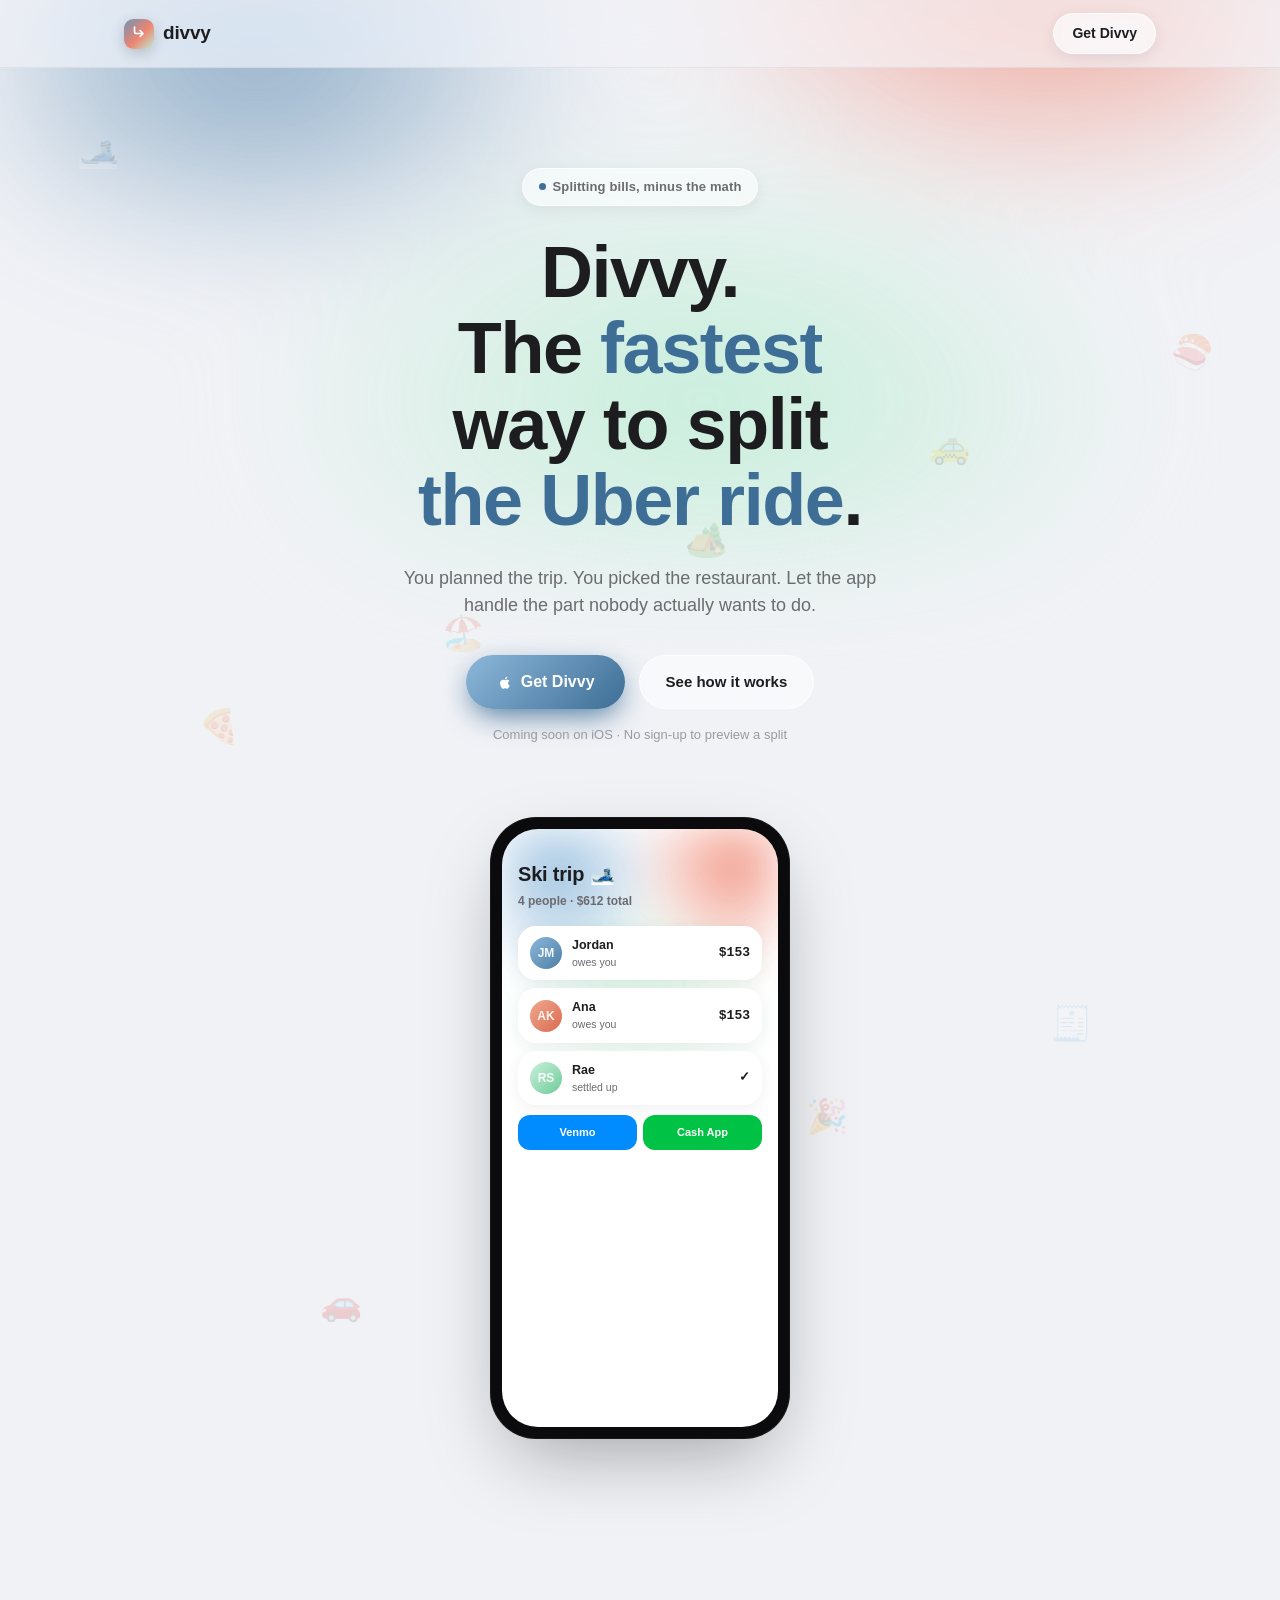
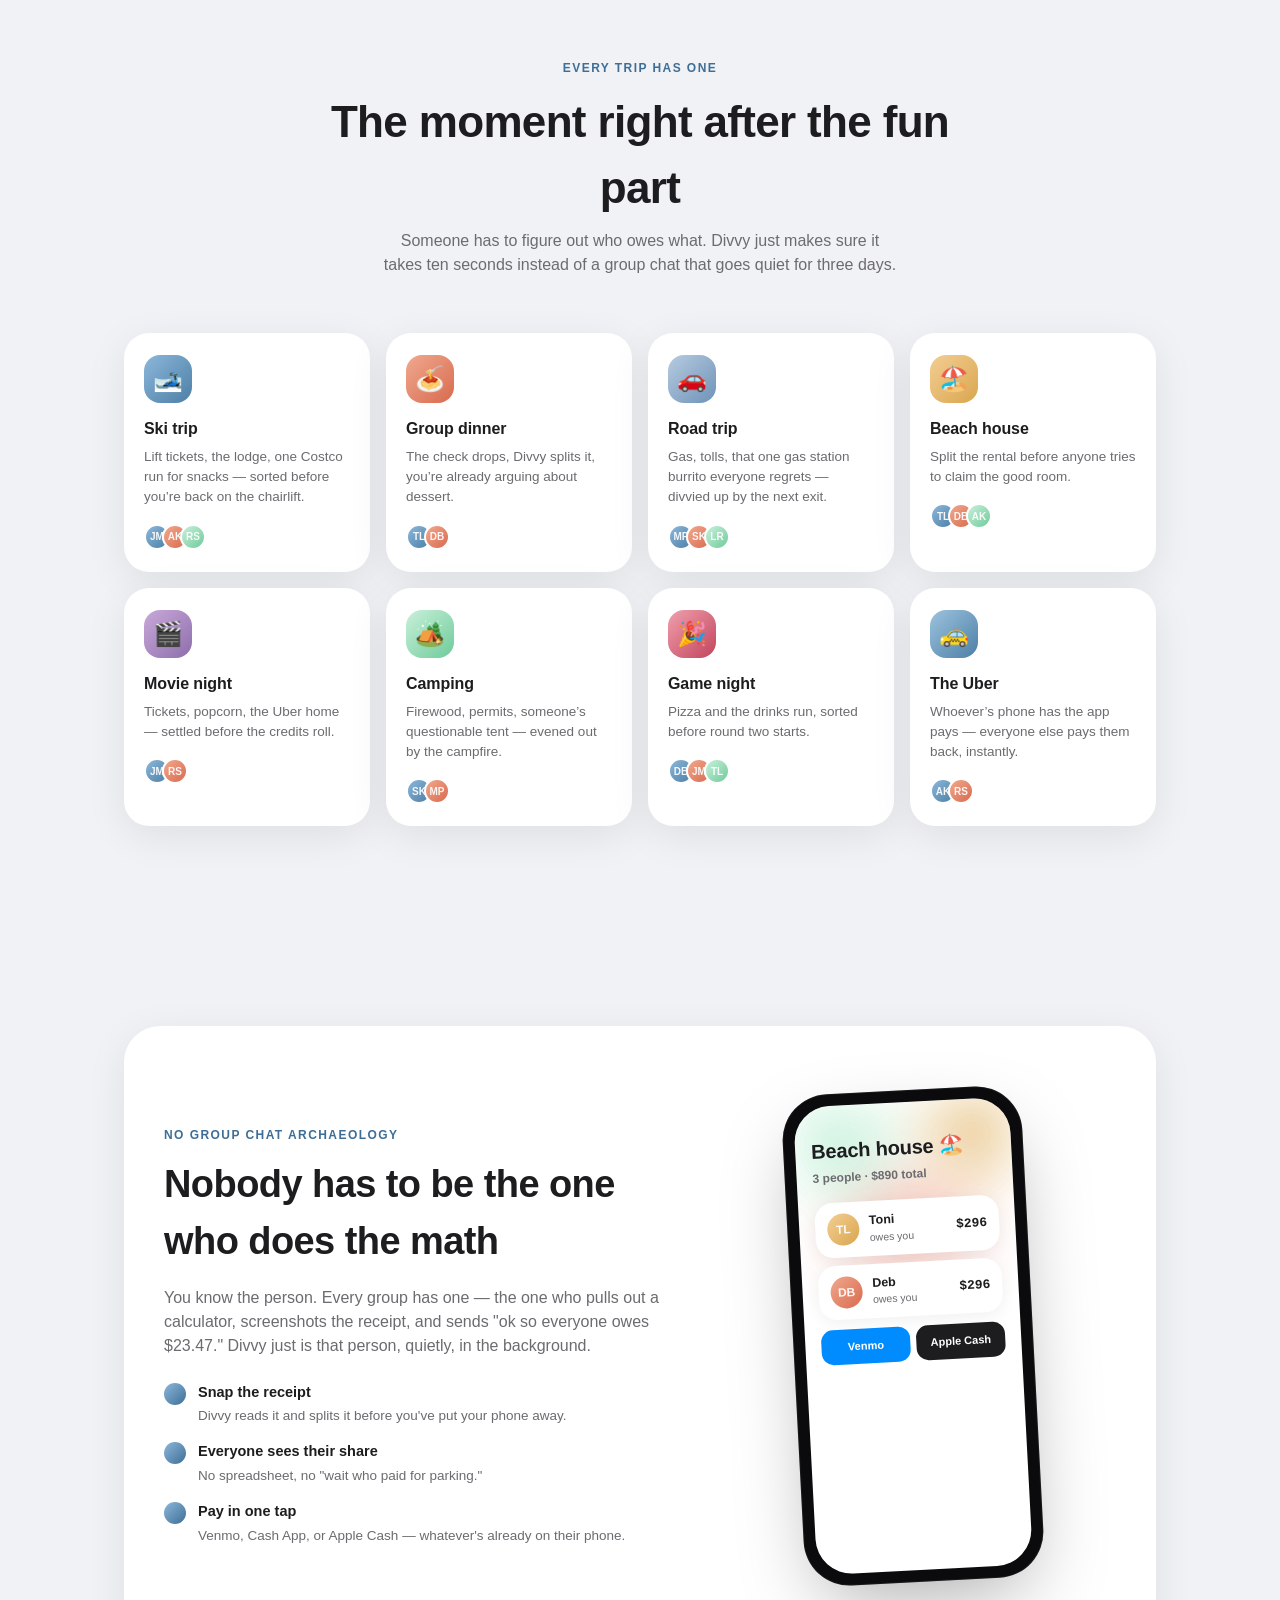
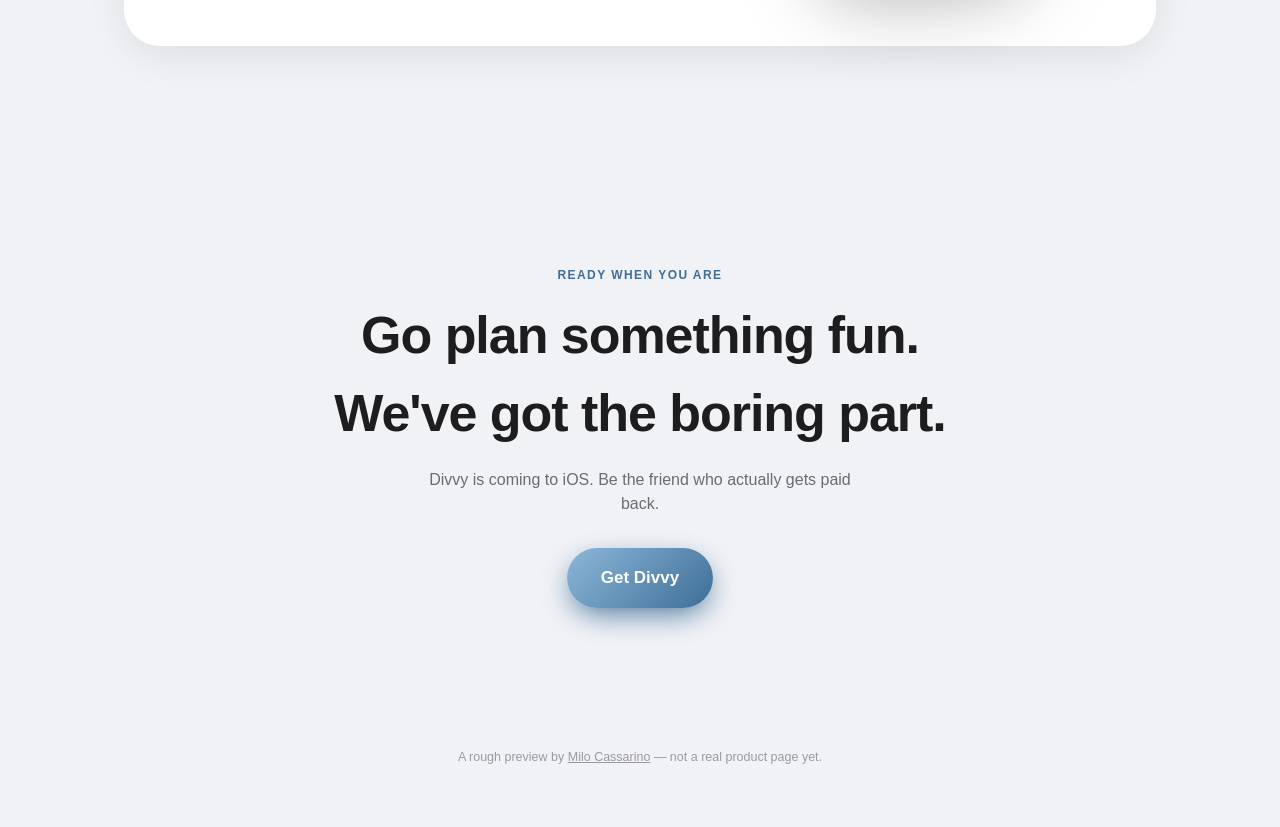
<file: divvy/marketing-preview/index.html>
<!DOCTYPE html>
<html lang="en">
<head>
<meta charset="UTF-8">
<meta name="viewport" content="width=device-width, initial-scale=1.0, viewport-fit=cover">
<title>Divvy — the ___ way to split ___</title>
<meta name="robots" content="noindex, nofollow">
<style>

/* Palette lifted straight from the Divvy app: Assets.xcassets' mainBackground/cellBackground,
   the mesh gradient's default fallback trio (blue/mint/coral from [Color].gradientColors), and
   DivvyGold/DivvyRed/DarkGreen. Deep/pale pairs per accent are new (needed for text-on-light
   contrast the app itself doesn't have to solve), tuned by eye to sit in the same family. */
:root {
    --background: #F1F2F6;
    --card: #FFFFFF;
    --text-primary: #1d1d1f;
    --text-secondary: #6b6b70;
    --text-tertiary: #9a9aa0;
    --divider: rgba(0, 0, 0, 0.07);
    --card-shadow: 0 10px 40px rgba(0, 0, 0, 0.08);
    --card-shadow-lift: 0 20px 60px rgba(0, 0, 0, 0.14);

    --mesh-blue: #6C95B7;
    --mesh-mint: #B9EED2;
    --mesh-coral: #EF8470;
    --divvy-gold: #E3B86E;
    --divvy-green: #0A5B48;

    --radius-card: 25px;
    --radius-pill: 999px;

    --font-rounded: ui-rounded, 'SF Pro Rounded', -apple-system, BlinkMacSystemFont, 'Helvetica Neue', Helvetica, Arial, sans-serif;
    --font-system: -apple-system, BlinkMacSystemFont, 'SF Pro Text', 'Helvetica Neue', Helvetica, Arial, sans-serif;
    --font-mono: ui-monospace, SFMono-Regular, 'SF Mono', Menlo, Consolas, monospace;

    /* Live-cycled per headline pair — see PAIRS in the script. @property below is what lets these
       actually transition smoothly instead of snapping between values. */
    --accent-deep: #3E6E96;
    --accent-pale: #6C95B7;
}

@property --accent-deep { syntax: '<color>'; inherits: true; initial-value: #3E6E96; }
@property --accent-pale { syntax: '<color>'; inherits: true; initial-value: #6C95B7; }

:root {
    transition: --accent-deep 0.7s cubic-bezier(0.4, 0, 0.2, 1), --accent-pale 0.7s cubic-bezier(0.4, 0, 0.2, 1);
}

@media (prefers-color-scheme: dark) {
    :root {
        --background: #000000;
        --card: #1C1C1E;
        --text-primary: #f5f5f7;
        --text-secondary: #9a9aa3;
        --text-tertiary: #6f6f75;
        --divider: rgba(255, 255, 255, 0.10);
        --card-shadow: 0 10px 40px rgba(0, 0, 0, 0.5);
        --card-shadow-lift: 0 20px 60px rgba(0, 0, 0, 0.6);
    }
}

* { margin: 0; padding: 0; box-sizing: border-box; }

html { background: var(--background); scroll-behavior: smooth; }

body {
    font-family: var(--font-rounded);
    background: var(--background);
    color: var(--text-primary);
    line-height: 1.5;
    -webkit-font-smoothing: antialiased;
    -moz-osx-font-smoothing: grayscale;
    overflow-x: hidden;
}

a { color: inherit; }

.wrap { max-width: 1080px; margin: 0 auto; padding: 0 24px; }

/* ---------------------------------------------------------------- Nav */

.nav {
    position: fixed;
    top: 0; left: 0; right: 0;
    z-index: 50;
    height: 68px;
    display: flex;
    align-items: center;
    background: rgba(241, 242, 246, 0.72);
    backdrop-filter: blur(20px) saturate(180%);
    -webkit-backdrop-filter: blur(20px) saturate(180%);
    border-bottom: 1px solid rgba(0, 0, 0, 0.06);
}

@media (prefers-color-scheme: dark) {
    .nav {
        background: rgba(0, 0, 0, 0.6);
        border-bottom-color: rgba(255, 255, 255, 0.08);
    }
}

.nav-inner {
    width: 100%;
    max-width: 1080px;
    margin: 0 auto;
    padding: 0 24px;
    display: flex;
    align-items: center;
    justify-content: space-between;
}

.brand { display: flex; align-items: center; gap: 9px; }

.brand-mark {
    width: 30px; height: 30px;
    border-radius: 32%;
    background: linear-gradient(135deg, var(--mesh-blue) 0%, var(--mesh-coral) 55%, var(--mesh-mint) 100%);
    display: flex; align-items: center; justify-content: center;
    box-shadow: 0 4px 14px rgba(0, 0, 0, 0.18);
}

.brand-mark svg { width: 17px; height: 17px; }

.brand-name {
    font-size: 19px;
    font-weight: 800;
    letter-spacing: -0.01em;
}

.nav-cta {
    display: inline-flex;
    align-items: center;
    padding: 9px 18px;
    border-radius: var(--radius-pill);
    background: rgba(255, 255, 255, 0.55);
    backdrop-filter: blur(20px) saturate(180%);
    -webkit-backdrop-filter: blur(20px) saturate(180%);
    border: 1px solid rgba(255, 255, 255, 0.6);
    box-shadow: 0 4px 16px rgba(0, 0, 0, 0.08);
    font-size: 14px;
    font-weight: 700;
    text-decoration: none;
    color: var(--text-primary);
}

@media (prefers-color-scheme: dark) {
    .nav-cta {
        background: rgba(255, 255, 255, 0.08);
        border-color: rgba(255, 255, 255, 0.12);
    }
}

/* ---------------------------------------------------------------- Hero */

.hero {
    position: relative;
    padding: 168px 0 120px;
    overflow: hidden;
}

/* Ambient mesh, same idea as the settle page's `.mesh` — soft blurred color blobs drifting slowly
   behind the content, standing in for the app's real MetalMeshGradientBalanced shader. */
.hero-mesh {
    position: absolute;
    top: -160px; left: 0; right: 0;
    height: 720px;
    z-index: 0;
    pointer-events: none;
    opacity: 0.8;
    background:
        radial-gradient(46% 50% at 20% 30%, var(--mesh-blue) 0%, transparent 60%),
        radial-gradient(50% 54% at 82% 18%, var(--mesh-coral) 0%, transparent 60%),
        radial-gradient(58% 60% at 55% 78%, var(--mesh-mint) 0%, transparent 62%);
    filter: blur(60px);
    animation: drift 22s ease-in-out infinite alternate;
}

@media (prefers-color-scheme: dark) {
    .hero-mesh { opacity: 0.45; }
}

@keyframes drift {
    from { transform: translate3d(-2%, -1%, 0) scale(1.02); }
    to   { transform: translate3d(2%, 2%, 0) scale(1.12); }
}

@media (prefers-reduced-motion: reduce) {
    .hero-mesh, .floater { animation: none !important; }
}

/* Floating occasion emoji, echoing the portfolio site's own floating-icon hero grid but themed to
   Divvy's moments instead of app icons. Purely atmospheric — low opacity, blurred, slow. */
.floaters {
    position: absolute;
    inset: 0;
    z-index: 0;
    pointer-events: none;
}

.floater {
    position: absolute;
    font-size: 34px;
    opacity: 0.16;
    filter: blur(0.4px);
    animation: floaty 9s ease-in-out infinite;
}

@media (prefers-color-scheme: dark) { .floater { opacity: 0.14; } }

@keyframes floaty {
    0%, 100% { transform: translate3d(0, 0, 0) rotate(0deg); }
    50%      { transform: translate3d(0, -22px, 0) rotate(6deg); }
}

.hero-content {
    position: relative;
    z-index: 2;
    text-align: center;
}

.hero-badge {
    display: inline-flex;
    align-items: center;
    gap: 7px;
    padding: 8px 16px;
    border-radius: var(--radius-pill);
    background: rgba(255, 255, 255, 0.6);
    backdrop-filter: blur(20px) saturate(180%);
    -webkit-backdrop-filter: blur(20px) saturate(180%);
    border: 1px solid rgba(255, 255, 255, 0.7);
    box-shadow: 0 4px 16px rgba(0, 0, 0, 0.06);
    font-size: 13px;
    font-weight: 700;
    color: var(--text-secondary);
    letter-spacing: 0.01em;
    margin-bottom: 28px;
}

@media (prefers-color-scheme: dark) {
    .hero-badge { background: rgba(255, 255, 255, 0.08); border-color: rgba(255, 255, 255, 0.12); }
}

.hero-badge-dot {
    width: 7px; height: 7px;
    border-radius: 50%;
    background: var(--accent-deep);
    transition: background 0.7s cubic-bezier(0.4, 0, 0.2, 1);
}

.headline {
    font-weight: 800;
    letter-spacing: -0.02em;
    line-height: 1.06;
    font-size: clamp(36px, 6.4vw, 72px);
}

.headline .line { display: block; }

/* Fixed line-height box that clips the vertical slide; width stays auto so each new word can be a
   different length without the slide itself distorting. */
.slot {
    display: inline-block;
    position: relative;
    overflow: hidden;
    vertical-align: bottom;
    height: 1.06em;
    text-align: left;
}

.slot-text {
    display: inline-block;
    white-space: nowrap;
    will-change: transform, opacity, filter;
    transition: transform 0.5s cubic-bezier(0.5, 0, 0.15, 1), opacity 0.4s ease, filter 0.4s ease;
    color: var(--accent-deep);
    transition-property: transform, opacity, filter, color;
}

.slot-text.enter-from-bottom { transform: translateY(120%); opacity: 0; filter: blur(6px); }
.slot-text.enter-from-top    { transform: translateY(-120%); opacity: 0; filter: blur(6px); }
.slot-text.settled           { transform: translateY(0); opacity: 1; filter: blur(0); }

/* The outgoing word is taken out of flow the instant it starts leaving — otherwise it sits in
   normal flow next to the incoming word (both are inline-block siblings) rather than stacked on
   top of it, which doubles the slot's apparent width and throws off centering mid-transition. */
.slot-text.leaving           { position: absolute; top: 0; left: 0; }
.slot-text.exit-to-top       { transform: translateY(-120%); opacity: 0; filter: blur(6px); }
.slot-text.exit-to-bottom    { transform: translateY(120%); opacity: 0; filter: blur(6px); }

.hero-sub {
    max-width: 520px;
    margin: 26px auto 0;
    font-size: 18px;
    font-weight: 500;
    color: var(--text-secondary);
    font-family: var(--font-system);
}

.hero-actions {
    margin-top: 36px;
    display: flex;
    align-items: center;
    justify-content: center;
    gap: 14px;
    flex-wrap: wrap;
}

.btn-primary {
    display: inline-flex;
    align-items: center;
    gap: 8px;
    padding: 15px 30px;
    border-radius: var(--radius-pill);
    background: linear-gradient(135deg, var(--accent-pale), var(--accent-deep));
    color: #fff;
    font-weight: 800;
    font-size: 16px;
    text-decoration: none;
    box-shadow: 0 10px 30px -6px var(--accent-deep);
    transition: background 0.7s cubic-bezier(0.4, 0, 0.2, 1), box-shadow 0.7s cubic-bezier(0.4, 0, 0.2, 1), transform 0.2s ease;
}

.btn-primary:hover { transform: translateY(-2px) scale(1.02); }

.btn-secondary {
    display: inline-flex;
    align-items: center;
    padding: 15px 26px;
    border-radius: var(--radius-pill);
    background: rgba(255, 255, 255, 0.55);
    backdrop-filter: blur(20px) saturate(180%);
    -webkit-backdrop-filter: blur(20px) saturate(180%);
    border: 1px solid rgba(255, 255, 255, 0.65);
    color: var(--text-primary);
    font-weight: 700;
    font-size: 15px;
    text-decoration: none;
}

@media (prefers-color-scheme: dark) {
    .btn-secondary { background: rgba(255, 255, 255, 0.08); border-color: rgba(255, 255, 255, 0.12); }
}

.hero-note {
    margin-top: 16px;
    font-size: 13px;
    color: var(--text-tertiary);
    font-family: var(--font-system);
}

/* --------------------------------------------------------- Phone mockup */

.phone-stage {
    position: relative;
    z-index: 2;
    margin: 72px auto 0;
    display: flex;
    justify-content: center;
}

.phone {
    width: 300px;
    border-radius: 46px;
    background: #0b0b0d;
    padding: 12px;
    box-shadow: 0 30px 80px -20px rgba(0, 0, 0, 0.35), 0 0 0 1px rgba(255, 255, 255, 0.06) inset;
}

.phone-screen {
    position: relative;
    border-radius: 36px;
    overflow: hidden;
    background: var(--card);
    aspect-ratio: 9 / 19.5;
}

.phone-mesh {
    position: absolute;
    top: 0; left: 0; right: 0;
    height: 45%;
    opacity: 0.9;
    background:
        radial-gradient(60% 70% at 20% 15%, var(--accent-pale) 0%, transparent 62%),
        radial-gradient(60% 70% at 85% 10%, var(--mesh-coral) 0%, transparent 62%),
        radial-gradient(70% 75% at 50% 75%, var(--mesh-mint) 0%, transparent 68%);
    filter: blur(24px);
    transition: background 0.7s ease;
    -webkit-mask-image: linear-gradient(to bottom, #000 0%, #000 40%, transparent 100%);
    mask-image: linear-gradient(to bottom, #000 0%, #000 40%, transparent 100%);
}

.phone-content { position: relative; z-index: 1; padding: 30px 16px 16px; }

.phone-title { font-size: 20px; font-weight: 800; letter-spacing: -0.01em; margin-bottom: 3px; }
.phone-subtitle { font-size: 12px; color: var(--text-secondary); font-weight: 600; margin-bottom: 16px; }

.phone-row {
    display: flex;
    align-items: center;
    gap: 10px;
    padding: 10px 12px;
    background: var(--card);
    border-radius: 18px;
    box-shadow: 0 4px 16px rgba(0, 0, 0, 0.06);
    margin-bottom: 8px;
}

@media (prefers-color-scheme: dark) {
    .phone-row { box-shadow: 0 4px 16px rgba(0, 0, 0, 0.4); }
}

.bubble {
    width: 32px; height: 32px;
    border-radius: 50%;
    flex: none;
    display: flex; align-items: center; justify-content: center;
    color: rgba(255,255,255,0.92);
    font-size: 12px;
    font-weight: 900;
}

.phone-row-text { flex: 1; min-width: 0; }
.phone-row-name { font-size: 12.5px; font-weight: 700; }
.phone-row-status { font-size: 10.5px; color: var(--text-secondary); }
.phone-row-amt { font-family: var(--font-mono); font-weight: 700; font-size: 13px; }

.phone-pay {
    margin-top: 10px;
    display: flex;
    gap: 6px;
}

.phone-pay span {
    flex: 1;
    text-align: center;
    padding: 9px 0;
    border-radius: 12px;
    font-size: 11px;
    font-weight: 700;
    color: #fff;
    font-family: var(--font-system);
}

/* ------------------------------------------------------------- Moments */

.section { padding: 100px 0; position: relative; z-index: 1; }

.section-eyebrow {
    font-size: 12px;
    text-transform: uppercase;
    letter-spacing: 0.12em;
    font-weight: 800;
    color: var(--accent-deep);
    transition: color 0.7s ease;
    margin-bottom: 12px;
    text-align: center;
}

.section-title {
    font-size: clamp(28px, 4.2vw, 44px);
    font-weight: 800;
    letter-spacing: -0.015em;
    text-align: center;
    max-width: 700px;
    margin: 0 auto 8px;
}

.section-sub {
    text-align: center;
    max-width: 520px;
    margin: 0 auto 56px;
    color: var(--text-secondary);
    font-family: var(--font-system);
    font-size: 16px;
}

.moments-grid {
    display: grid;
    grid-template-columns: repeat(4, 1fr);
    gap: 16px;
}

@media (max-width: 900px) { .moments-grid { grid-template-columns: repeat(2, 1fr); } }
@media (max-width: 520px) { .moments-grid { grid-template-columns: 1fr; } }

.moment-card {
    background: var(--card);
    border-radius: var(--radius-card);
    padding: 22px 20px;
    box-shadow: var(--card-shadow);
    transition: transform 0.35s ease, box-shadow 0.35s ease;
}

.moment-card:hover { transform: translateY(-4px); box-shadow: var(--card-shadow-lift); }

.moment-icon {
    width: 48px; height: 48px;
    border-radius: 16px;
    display: flex; align-items: center; justify-content: center;
    font-size: 24px;
    margin-bottom: 14px;
}

.moment-title { font-size: 16px; font-weight: 800; margin-bottom: 6px; letter-spacing: -0.005em; }
.moment-copy { font-size: 13.5px; line-height: 1.5; color: var(--text-secondary); font-family: var(--font-system); }

.moment-people {
    display: flex;
    margin-top: 16px;
}

.moment-people .bubble {
    width: 26px; height: 26px;
    font-size: 10px;
    margin-left: -8px;
    border: 2px solid var(--card);
}

.moment-people .bubble:first-child { margin-left: 0; }

/* ------------------------------------------------------------- Showcase */

.showcase {
    background: var(--card);
    border-radius: 36px;
    padding: 64px 40px;
    display: grid;
    grid-template-columns: 1.1fr 0.9fr;
    gap: 48px;
    align-items: center;
    box-shadow: var(--card-shadow);
}

@media (max-width: 860px) {
    .showcase { grid-template-columns: 1fr; padding: 44px 24px; text-align: center; }
    .showcase-visual { order: -1; }
}

.showcase-title { font-size: clamp(26px, 3.6vw, 38px); font-weight: 800; letter-spacing: -0.015em; margin-bottom: 16px; }
.showcase-copy { font-size: 16px; color: var(--text-secondary); font-family: var(--font-system); margin-bottom: 24px; }

.showcase-list { display: flex; flex-direction: column; gap: 14px; }

.showcase-item {
    display: flex;
    gap: 12px;
    align-items: flex-start;
    font-family: var(--font-system);
}

@media (max-width: 860px) { .showcase-item { text-align: left; } }

.showcase-item-dot {
    width: 22px; height: 22px;
    border-radius: 50%;
    flex: none;
    margin-top: 1px;
    background: linear-gradient(135deg, var(--accent-pale), var(--accent-deep));
    transition: background 0.7s ease;
}

.showcase-item-text b { display: block; font-size: 14.5px; font-weight: 700; }
.showcase-item-text span { font-size: 13.5px; color: var(--text-secondary); }

.showcase-visual { display: flex; justify-content: center; }

.mini-phone { width: 240px; transform: rotate(-3deg); }

/* ---------------------------------------------------------------- CTA */

.cta-section { text-align: center; padding: 120px 0 100px; }

.cta-title {
    font-size: clamp(30px, 4.6vw, 52px);
    font-weight: 800;
    letter-spacing: -0.02em;
    margin-bottom: 16px;
}

.cta-copy {
    max-width: 460px;
    margin: 0 auto 32px;
    color: var(--text-secondary);
    font-family: var(--font-system);
    font-size: 16px;
}

footer {
    padding: 40px 0 60px;
    text-align: center;
    font-size: 12.5px;
    color: var(--text-tertiary);
    font-family: var(--font-system);
}

footer a { text-decoration: underline; }

</style>
</head>
<body>

<nav class="nav">
    <div class="nav-inner">
        <div class="brand">
            <div class="brand-mark">
                <svg viewBox="0 0 24 24" fill="none">
                    <path d="M5 3v6a3 3 0 0 0 3 3h8M13 8l4 4-4 4" stroke="#fff" stroke-width="2.4" stroke-linecap="round" stroke-linejoin="round"/>
                </svg>
            </div>
            <span class="brand-name">divvy</span>
        </div>
        <a class="nav-cta" href="#">Get Divvy</a>
    </div>
</nav>

<section class="hero">
    <div class="hero-mesh" aria-hidden="true"></div>
    <div class="floaters" aria-hidden="true" id="floaters"></div>

    <div class="wrap hero-content">
        <div class="hero-badge"><span class="hero-badge-dot"></span> Splitting bills, minus the math</div>

        <h1 class="headline">
            <span class="line">Divvy.</span>
            <span class="line">The <span class="slot" id="slotAdverb"></span></span>
            <span class="line">way to split</span>
            <span class="line"><span class="slot" id="slotOccasion"></span>.</span>
        </h1>

        <p class="hero-sub">You planned the trip. You picked the restaurant. Let the app handle the part nobody actually wants to do.</p>

        <div class="hero-actions">
            <a class="btn-primary" href="#">
                <svg width="17" height="17" viewBox="0 0 24 24" fill="none"><path d="M17.05 12.9c.02-2.1 1.72-3.1 1.8-3.15-.98-1.44-2.5-1.64-3.04-1.66-1.3-.13-2.53.76-3.19.76-.66 0-1.68-.74-2.76-.72-1.42.02-2.73.83-3.46 2.1-1.48 2.56-.38 6.35 1.06 8.43.7 1.02 1.54 2.16 2.64 2.12 1.06-.04 1.46-.68 2.74-.68 1.27 0 1.64.68 2.76.66 1.14-.02 1.86-1.03 2.56-2.06.8-1.18 1.13-2.32 1.15-2.38-.03-.01-2.2-.85-2.22-3.38z" fill="#fff"/><path d="M15.02 6.44c.58-.7.98-1.68.87-2.66-.84.03-1.86.56-2.46 1.26-.54.62-1.02 1.62-.89 2.57.93.07 1.88-.47 2.48-1.17z" fill="#fff"/></svg>
                Get Divvy
            </a>
            <a class="btn-secondary" href="#">See how it works</a>
        </div>
        <div class="hero-note">Coming soon on iOS · No sign-up to preview a split</div>
    </div>

    <div class="phone-stage">
        <div class="phone">
            <div class="phone-screen">
                <div class="phone-mesh" id="phoneMesh" aria-hidden="true"></div>
                <div class="phone-content">
                    <div class="phone-title" id="phoneTitle">Ski trip 🎿</div>
                    <div class="phone-subtitle">4 people · $612 total</div>

                    <div class="phone-row">
                        <div class="bubble" style="background: linear-gradient(135deg, #8CB7DA, #4D7FA6);">JM</div>
                        <div class="phone-row-text"><div class="phone-row-name">Jordan</div><div class="phone-row-status">owes you</div></div>
                        <div class="phone-row-amt">$153</div>
                    </div>
                    <div class="phone-row">
                        <div class="bubble" style="background: linear-gradient(135deg, #F0A98F, #D96A4E);">AK</div>
                        <div class="phone-row-text"><div class="phone-row-name">Ana</div><div class="phone-row-status">owes you</div></div>
                        <div class="phone-row-amt">$153</div>
                    </div>
                    <div class="phone-row">
                        <div class="bubble" style="background: linear-gradient(135deg, #C9F0DA, #6FCB9B);">RS</div>
                        <div class="phone-row-text"><div class="phone-row-name">Rae</div><div class="phone-row-status">settled up</div></div>
                        <div class="phone-row-amt">✓</div>
                    </div>

                    <div class="phone-pay">
                        <span style="background:#008CFF;">Venmo</span>
                        <span style="background:#00C244;">Cash App</span>
                    </div>
                </div>
            </div>
        </div>
    </div>
</section>

<section class="section">
    <div class="wrap">
        <div class="section-eyebrow">Every trip has one</div>
        <h2 class="section-title">The moment right after the fun part</h2>
        <p class="section-sub">Someone has to figure out who owes what. Divvy just makes sure it takes ten seconds instead of a group chat that goes quiet for three days.</p>

        <div class="moments-grid" id="momentsGrid"></div>
    </div>
</section>

<section class="section">
    <div class="wrap">
        <div class="showcase">
            <div class="showcase-copy-col">
                <div class="section-eyebrow" style="text-align:left;">No group chat archaeology</div>
                <h3 class="showcase-title">Nobody has to be the one who does the math</h3>
                <p class="showcase-copy">You know the person. Every group has one — the one who pulls out a calculator, screenshots the receipt, and sends "ok so everyone owes $23.47." Divvy just is that person, quietly, in the background.</p>

                <div class="showcase-list">
                    <div class="showcase-item">
                        <div class="showcase-item-dot"></div>
                        <div class="showcase-item-text"><b>Snap the receipt</b><span>Divvy reads it and splits it before you've put your phone away.</span></div>
                    </div>
                    <div class="showcase-item">
                        <div class="showcase-item-dot"></div>
                        <div class="showcase-item-text"><b>Everyone sees their share</b><span>No spreadsheet, no "wait who paid for parking."</span></div>
                    </div>
                    <div class="showcase-item">
                        <div class="showcase-item-dot"></div>
                        <div class="showcase-item-text"><b>Pay in one tap</b><span>Venmo, Cash App, or Apple Cash — whatever's already on their phone.</span></div>
                    </div>
                </div>
            </div>

            <div class="showcase-visual">
                <div class="phone mini-phone">
                    <div class="phone-screen">
                        <div class="phone-mesh" style="background: radial-gradient(60% 70% at 20% 15%, var(--mesh-mint) 0%, transparent 62%), radial-gradient(60% 70% at 85% 10%, var(--divvy-gold) 0%, transparent 62%), radial-gradient(70% 75% at 50% 75%, var(--mesh-coral) 0%, transparent 68%); filter: blur(24px);"></div>
                        <div class="phone-content">
                            <div class="phone-title">Beach house 🏖️</div>
                            <div class="phone-subtitle">3 people · $890 total</div>
                            <div class="phone-row">
                                <div class="bubble" style="background: linear-gradient(135deg, #F3CE93, #D9A64E);">TL</div>
                                <div class="phone-row-text"><div class="phone-row-name">Toni</div><div class="phone-row-status">owes you</div></div>
                                <div class="phone-row-amt">$296</div>
                            </div>
                            <div class="phone-row">
                                <div class="bubble" style="background: linear-gradient(135deg, #F0A98F, #D96A4E);">DB</div>
                                <div class="phone-row-text"><div class="phone-row-name">Deb</div><div class="phone-row-status">owes you</div></div>
                                <div class="phone-row-amt">$296</div>
                            </div>
                            <div class="phone-pay">
                                <span style="background:#008CFF;">Venmo</span>
                                <span style="background:#1d1d1f;">Apple Cash</span>
                            </div>
                        </div>
                    </div>
                </div>
            </div>
        </div>
    </div>
</section>

<section class="cta-section wrap">
    <div class="section-eyebrow">Ready when you are</div>
    <h2 class="cta-title">Go plan something fun.<br>We've got the boring part.</h2>
    <p class="cta-copy">Divvy is coming to iOS. Be the friend who actually gets paid back.</p>
    <a class="btn-primary" href="#" style="padding: 17px 34px; font-size: 17px;">Get Divvy</a>
</section>

<footer>
    A rough preview by <a href="https://mgcf1.com">Milo Cassarino</a> — not a real product page yet.
</footer>

<script>
(function () {
    'use strict';

    /* Each pair is the whole pitch in one line: a feeling (adverb) matched to a moment
       (occasion). Both words in the headline share one accent color per pair — that's the visual
       cue that they're a matched set, not two independently-random words. deep = text/glow color
       on the light background, pale = the lighter end of the same gradient (mesh blob, button). */
    var PAIRS = [
        { adverb: 'fastest',        occasion: 'the Uber ride',        deep: '#3E6E96', pale: '#8CB7DA' },
        { adverb: 'easiest',        occasion: 'the ski trip',         deep: '#A97B2E', pale: '#F3CE93' },
        { adverb: 'least awkward',  occasion: 'the group dinner',     deep: '#C85C41', pale: '#F0A98F' },
        { adverb: 'chillest',       occasion: 'the beach house',      deep: '#2E8F6E', pale: '#B9EED2' },
        { adverb: 'smoothest',      occasion: 'the road trip',        deep: '#1F4D3D', pale: '#7FC7A6' },
        { adverb: 'breeziest',      occasion: 'the camping trip',     deep: '#4C7FA6', pale: '#9DC3DE' },
        { adverb: 'drama-free',     occasion: 'the Airbnb',           deep: '#8A6A2A', pale: '#D9BD84' },
        { adverb: 'funnest',        occasion: 'game night',           deep: '#B85248', pale: '#EF8470' }
    ];

    var CYCLE_MS = 3200;
    var STAGGER_MS = 140; // occasion follows the adverb by a beat, like the vibe unlocks the moment

    var slotAdverb = document.getElementById('slotAdverb');
    var slotOccasion = document.getElementById('slotOccasion');
    var root = document.documentElement.style;

    function makeTextEl(text, startClass) {
        var span = document.createElement('span');
        span.className = 'slot-text ' + startClass;
        span.textContent = text;
        return span;
    }

    /* Odometer-style roll: the outgoing word slides out one direction while the incoming word
       slides in from the other, so it always reads as forward motion rather than a random swap. */
    function rollSlot(slotEl, text, direction) {
        var outClass = direction === 'down' ? 'exit-to-top' : 'exit-to-bottom';
        var inStart = direction === 'down' ? 'enter-from-bottom' : 'enter-from-top';

        /* A backgrounded tab throttles/coalesces timers, so a setTimeout-based cleanup can land
           late (or get skipped) relative to the next tick — leaving a stale "leaving" node behind
           indefinitely instead of for its intended 520ms. Sweeping any leftovers before starting
           a new roll makes each cycle self-healing regardless of how the previous one's timing
           actually played out. */
        Array.prototype.forEach.call(slotEl.querySelectorAll('.slot-text.leaving'), function (stale) {
            stale.remove();
        });

        var current = slotEl.querySelector('.slot-text.settled');
        var next = makeTextEl(text, inStart);
        slotEl.appendChild(next);

        // Force layout so the browser registers the start position before animating to settled.
        void next.offsetWidth;

        if (current) {
            current.classList.remove('settled');
            current.classList.add('leaving', outClass);
            /* transitionend, not a timer — ties removal to the animation actually finishing
               rather than a guessed duration that throttling can desync from. */
            current.addEventListener('transitionend', function onDone(e) {
                if (e.propertyName !== 'transform') { return; }
                current.removeEventListener('transitionend', onDone);
                if (current.parentNode) { current.parentNode.removeChild(current); }
            });
        }
        next.classList.remove(inStart);
        next.classList.add('settled');
    }

    function applyAccent(pair) {
        root.setProperty('--accent-deep', pair.deep);
        root.setProperty('--accent-pale', pair.pale);
    }

    var index = 0;

    function show(i, direction) {
        var pair = PAIRS[i];
        rollSlot(slotAdverb, pair.adverb, direction);
        window.setTimeout(function () {
            rollSlot(slotOccasion, pair.occasion, direction);
        }, STAGGER_MS);
        applyAccent(pair);
    }

    // First paint: no animation, just settled text.
    (function initial() {
        var pair = PAIRS[0];
        var a = makeTextEl(pair.adverb, 'settled');
        var o = makeTextEl(pair.occasion, 'settled');
        slotAdverb.appendChild(a);
        slotOccasion.appendChild(o);
        applyAccent(pair);
    })();

    window.setInterval(function () {
        index = (index + 1) % PAIRS.length;
        show(index, 'down');
    }, CYCLE_MS);

    /* Background floating occasion emoji — atmospheric only, positions randomized once on load. */
    var EMOJI = ['🎿', '🍕', '🚗', '🏖️', '🎬', '🏕️', '🎉', '🚕', '🧾', '🍣'];
    var floatersEl = document.getElementById('floaters');
    EMOJI.forEach(function (glyph, i) {
        var el = document.createElement('div');
        el.className = 'floater';
        el.textContent = glyph;
        el.style.left = (6 + (i * 9.5) % 92) + '%';
        el.style.top = (8 + ((i * 37) % 80)) + '%';
        el.style.animationDelay = (i * 0.6) + 's';
        el.style.animationDuration = (7 + (i % 4) * 1.6) + 's';
        floatersEl.appendChild(el);
    });

    /* Phone mockup mesh + title follow the same accent/pair rotation as the headline, so the
       product visual reads as reacting to the copy rather than sitting there independently. */
    var phoneMesh = document.getElementById('phoneMesh');
    var phoneTitle = document.getElementById('phoneTitle');
    var PHONE_SCENES = [
        { title: 'The Uber 🚕', people: '3 people · $34 total' },
        { title: 'Ski trip 🎿', people: '4 people · $612 total' },
        { title: 'Group dinner 🍝', people: '5 people · $164 total' },
        { title: 'Beach house 🏖️', people: '3 people · $890 total' },
        { title: 'Road trip 🚗', people: '4 people · $211 total' },
        { title: 'Camping 🏕️', people: '4 people · $138 total' },
        { title: 'The Airbnb 🧳', people: '6 people · $1,420 total' },
        { title: 'Game night 🎉', people: '4 people · $58 total' }
    ];

    var origSubtitle = document.querySelector('.phone-subtitle');

    setInterval(function () {
        var scene = PHONE_SCENES[index];
        phoneTitle.style.opacity = 0;
        if (origSubtitle) { origSubtitle.style.opacity = 0; }
        window.setTimeout(function () {
            phoneTitle.textContent = scene.title;
            if (origSubtitle) { origSubtitle.textContent = scene.people; }
            phoneTitle.style.transition = 'opacity 0.3s ease';
            phoneTitle.style.opacity = 1;
            if (origSubtitle) {
                origSubtitle.style.transition = 'opacity 0.3s ease';
                origSubtitle.style.opacity = 1;
            }
        }, 260);
    }, CYCLE_MS);

    /* ---------------------------------------------------------------- Moments grid */

    var MOMENTS = [
        { emoji: '🎿', bg: 'linear-gradient(135deg, #8CB7DA, #4D7FA6)', title: 'Ski trip', copy: 'Lift tickets, the lodge, one Costco run for snacks — sorted before you’re back on the chairlift.', people: ['JM', 'AK', 'RS'] },
        { emoji: '🍝', bg: 'linear-gradient(135deg, #F0A98F, #D96A4E)', title: 'Group dinner', copy: 'The check drops, Divvy splits it, you’re already arguing about dessert.', people: ['TL', 'DB'] },
        { emoji: '🚗', bg: 'linear-gradient(135deg, #B7CBE0, #6E93B8)', title: 'Road trip', copy: 'Gas, tolls, that one gas station burrito everyone regrets — divvied up by the next exit.', people: ['MP', 'SK', 'LR'] },
        { emoji: '🏖️', bg: 'linear-gradient(135deg, #F3CE93, #D9A64E)', title: 'Beach house', copy: 'Split the rental before anyone tries to claim the good room.', people: ['TL', 'DB', 'AK'] },
        { emoji: '🎬', bg: 'linear-gradient(135deg, #C9A9DA, #8E6EAB)', title: 'Movie night', copy: 'Tickets, popcorn, the Uber home — settled before the credits roll.', people: ['JM', 'RS'] },
        { emoji: '🏕️', bg: 'linear-gradient(135deg, #C9F0DA, #6FCB9B)', title: 'Camping', copy: 'Firewood, permits, someone’s questionable tent — evened out by the campfire.', people: ['SK', 'MP'] },
        { emoji: '🎉', bg: 'linear-gradient(135deg, #F0A0AE, #C2445C)', title: 'Game night', copy: 'Pizza and the drinks run, sorted before round two starts.', people: ['DB', 'JM', 'TL'] },
        { emoji: '🚕', bg: 'linear-gradient(135deg, #9DC3DE, #4C7FA6)', title: 'The Uber', copy: 'Whoever’s phone has the app pays — everyone else pays them back, instantly.', people: ['AK', 'RS'] }
    ];

    var grid = document.getElementById('momentsGrid');
    MOMENTS.forEach(function (m) {
        var card = document.createElement('div');
        card.className = 'moment-card';

        var icon = document.createElement('div');
        icon.className = 'moment-icon';
        icon.style.background = m.bg;
        icon.textContent = m.emoji;
        card.appendChild(icon);

        var title = document.createElement('div');
        title.className = 'moment-title';
        title.textContent = m.title;
        card.appendChild(title);

        var copy = document.createElement('div');
        copy.className = 'moment-copy';
        copy.textContent = m.copy;
        card.appendChild(copy);

        var people = document.createElement('div');
        people.className = 'moment-people';
        m.people.forEach(function (initials, i) {
            var b = document.createElement('div');
            b.className = 'bubble';
            b.textContent = initials;
            var hue = ['#8CB7DA,#4D7FA6', '#F0A98F,#D96A4E', '#C9F0DA,#6FCB9B'][i % 3].split(',');
            b.style.background = 'linear-gradient(135deg,' + hue[0] + ',' + hue[1] + ')';
            people.appendChild(b);
        });
        card.appendChild(people);

        grid.appendChild(card);
    });
})();
</script>

</body>
</html>
</file>
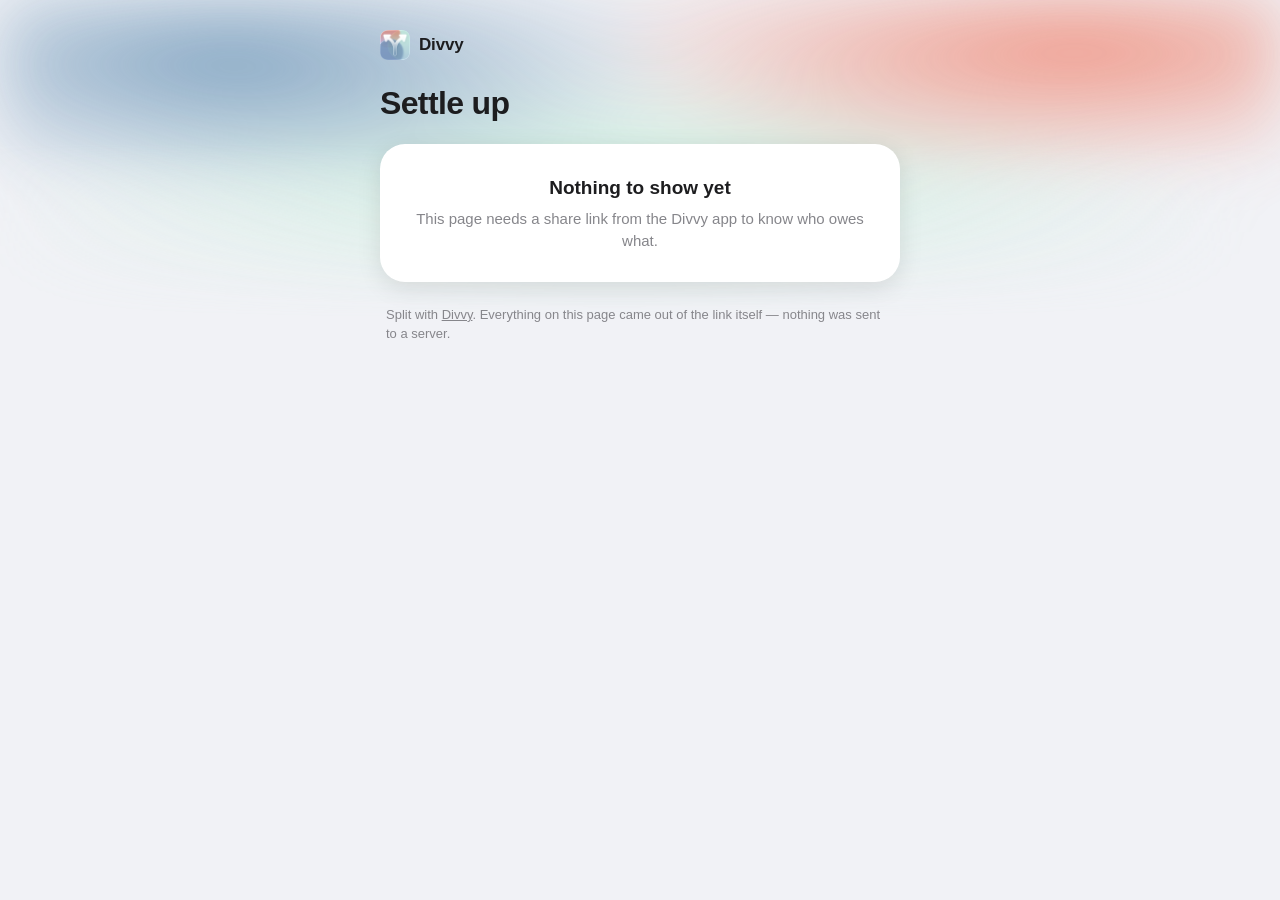
<file: divvy/settle/index.html>
<!DOCTYPE html>
<html lang="en">
<head>
<meta charset="UTF-8">
<meta name="viewport" content="width=device-width, initial-scale=1.0, viewport-fit=cover">
<title>Settle up · Divvy</title>

<!-- These links carry everything they show either in the `d` query parameter or, for older
     links, the URL fragment — a query parameter reaches this server's access logs and any
     outgoing Referer header, a fragment never does (see the payload note in the script below).
     Either way there's nothing at this URL without one, so keep it out of search results
     entirely. -->
<meta name="robots" content="noindex, nofollow">

<!-- Link previews are generated from static HTML by iMessage/SMS/Slack — they never execute the
     page's JS, so a preview can only ever show this generic card, never the amounts. That's the
     desired outcome: the split shouldn't be readable from a chat list. -->
<meta property="og:title" content="Settle up on Divvy">
<meta property="og:description" content="See what you owe and pay it back in a tap.">
<meta property="og:type" content="website">
<meta name="twitter:card" content="summary">

<link rel="icon" href="/images/Icons/Divvy_Icon.png">

<style>
/* Design tokens lifted from the Divvy app itself so this page reads as the same product:
   mainBackground / cellBackground from Assets.xcassets, the 25pt corner radius that dominates
   the app's cards (21 uses in Main UI), SF Pro Rounded (`.fontDesign(.rounded)`, 27 uses), and
   monospaced bold for money the way ShareView renders balances. */
* { margin: 0; padding: 0; box-sizing: border-box; }

:root {
    /* Assets.xcassets/mainBackground + cellBackground */
    --background: #F1F2F6;
    --card: #FFFFFF;
    --text-primary: #1d1d1f;
    --text-secondary: #86868b;
    --divider: rgba(0, 0, 0, 0.07);
    --row-active: rgba(0, 0, 0, 0.035);
    --card-shadow: 0 6px 24px rgba(0, 0, 0, 0.10);

    /* Divvy's named colors */
    --divvy-red: #E08D79;
    --divvy-gold: #E3B86E;
    --divvy-green: #0A5B48;

    /* The default trio from [Color].gradientColors — used when there's no real payer color to
       work with. Blue / green / red, exactly as the app falls back to. */
    --mesh-blue: #6C95B7;
    --mesh-green: #B9EED2;
    --mesh-red: #EF8470;
    --mesh-alpha: 0.85;

    /* What `.mesh` actually paints with — defaults to the fallback trio above, but `applyHeaderMesh()`
       overrides these three (not --mesh-blue/green/red directly) with real payer colors when the
       payload has any, so the bubble fallback trio and the header background stay independent. */
    --header-mesh-1: var(--mesh-blue);
    --header-mesh-2: var(--mesh-red);
    --header-mesh-3: var(--mesh-green);

    --venmo: #008CFF;
    --cashapp: #00C244;
    --applecash: #1d1d1f;

    --radius-card: 25px;
    --font-rounded: ui-rounded, 'SF Pro Rounded', -apple-system, BlinkMacSystemFont, 'Helvetica Neue', Helvetica, Arial, sans-serif;
    /* The pay buttons stay on the standard system face — the rounded face fights the Venmo and
       Cash App wordmarks, which aren't rounded. */
    --font-system: -apple-system, BlinkMacSystemFont, 'SF Pro Text', 'Helvetica Neue', Helvetica, Arial, sans-serif;
    --font-mono: ui-monospace, SFMono-Regular, 'SF Mono', Menlo, Consolas, monospace;
}

@media (prefers-color-scheme: dark) {
    :root {
        --background: #000000;
        --card: #1C1C1E;
        --text-primary: #f5f5f7;
        --text-secondary: #8e8e93;
        --divider: rgba(255, 255, 255, 0.10);
        --row-active: rgba(255, 255, 255, 0.05);
        --card-shadow: 0 6px 24px rgba(0, 0, 0, 0.55);
        --divvy-gold: #F0C884;
        --divvy-green: #6FB58E;
        --applecash: #f5f5f7;
        /* The mesh sits over pure black in dark mode, so it's pulled back to a glow. */
        --mesh-alpha: 0.5;
    }
}

html { background-color: var(--background); -webkit-text-size-adjust: 100%; }

body {
    font-family: var(--font-rounded);
    background-color: var(--background);
    color: var(--text-primary);
    line-height: 1.45;
    -webkit-font-smoothing: antialiased;
    -moz-osx-font-smoothing: grayscale;
    padding: 30px 18px calc(40px + env(safe-area-inset-bottom, 0px));
    display: flex;
    justify-content: center;
    min-height: 100svh;
}

/* A CSS approximation of the app's MetalMeshGradientBalanced header: a ~320px band of soft
   colour blobs at the top, fading into mainBackground. Not the real mesh shader — three blurred
   radial gradients that drift slowly, which reads the same at a glance. */
.mesh {
    position: fixed;
    top: 0; left: 0; right: 0;
    height: 320px;
    pointer-events: none;
    z-index: 0;
    opacity: var(--mesh-alpha);
    background:
        radial-gradient(58% 68% at 18% 18%, var(--header-mesh-1) 0%, transparent 62%),
        radial-gradient(62% 70% at 84% 12%, var(--header-mesh-2) 0%, transparent 62%),
        radial-gradient(72% 78% at 48% 72%, var(--header-mesh-3) 0%, transparent 68%);
    filter: blur(34px);
    -webkit-mask-image: linear-gradient(to bottom, #000 0%, #000 45%, transparent 100%);
    mask-image: linear-gradient(to bottom, #000 0%, #000 45%, transparent 100%);
    animation: drift 18s ease-in-out infinite alternate;
}

@keyframes drift {
    from { transform: translate3d(-3%, -2%, 0) scale(1.05); }
    to   { transform: translate3d(3%, 2%, 0) scale(1.12); }
}

@media (prefers-reduced-motion: reduce) {
    .mesh { animation: none; }
}

.sheet { width: 100%; max-width: 520px; position: relative; z-index: 1; }

/* ---------- Header ---------- */

.brand {
    display: flex;
    align-items: center;
    gap: 9px;
    margin-bottom: 26px;
}

.brand img { width: 30px; height: 30px; border-radius: 22%; display: block; }

.brand span { font-size: 17px; font-weight: 700; letter-spacing: -0.01em; }

.headline { margin-bottom: 22px; }

.headline h1 {
    font-size: 32px;
    line-height: 1.12;
    font-weight: 800;
    letter-spacing: -0.02em;
    overflow-wrap: anywhere;
}

.headline p {
    margin-top: 5px;
    color: var(--text-secondary);
    font-size: 15px;
    font-weight: 500;
}

/* ---------- People list ---------- */

.section-label {
    font-size: 13px;
    font-weight: 700;
    letter-spacing: 0.02em;
    color: var(--text-secondary);
    margin: 0 0 9px 4px;
}

/* Each person is now its own card, not a shared list with dividers — matches how
   SettleTransactionsList lays out the share image: one rounded card per payer (`sectionBackground()`),
   `cardSpacing` (8pt) apart, rather than one big grouped list. */
.people {
    list-style: none;
    display: flex;
    flex-direction: column;
    gap: 8px;
}

.person-row {
    width: 100%;
    display: flex;
    align-items: center;
    gap: 13px;
    padding: 14px 18px;
    background: var(--card);
    border-radius: var(--radius-card);
    box-shadow: var(--card-shadow);
    border: 0;
    font: inherit;
    color: inherit;
    text-align: left;
    cursor: pointer;
    -webkit-tap-highlight-color: transparent;
}

.person-row:hover { filter: brightness(0.97); }
.person-row:focus-visible { outline: 2px solid var(--mesh-blue); outline-offset: -3px; }

/* The app's ProfileBubble: a circle filled topLeading->bottomTrailing with two of the palette
   colours, initials in 90% white at heavy weight. */
.bubble {
    width: 44px; height: 44px;
    flex: none;
    border-radius: 50%;
    display: flex;
    align-items: center;
    justify-content: center;
    font-size: 17px;
    font-weight: 900;
    letter-spacing: 0.02em;
    color: rgba(255, 255, 255, 0.9);
}

/* ShareView's balanceCard row: name (bold) stacked tight over a status caption, with the pair
   noticeably shorter than the bubble beside them — that ratio is the whole point of this block,
   so `line-height` is pulled in from `body`'s 1.45 (meant for prose, not a 2-line label stack)
   rather than left to inherit it. */
.person-text { flex: 1; min-width: 0; }

.person-name {
    display: block;
    font-size: 15px;
    font-weight: 700;
    line-height: 1.15;
    overflow-wrap: anywhere;
}

.person-status {
    display: block;
    font-size: 13px;
    line-height: 1.15;
    color: var(--text-secondary);
    margin-top: 1px;
}

.chev {
    width: 12px; height: 12px;
    flex: none;
    border-right: 2.5px solid var(--text-secondary);
    border-bottom: 2.5px solid var(--text-secondary);
    border-radius: 0 0 2px 0;
    transform: rotate(-45deg) translate(-1px, 1px);
}

/* ---------- Settle rows (matches SettleTransactionsList's row/card) ---------- */

/* Bubble+name pair at 35px — the app's `personLine`, smaller than the 44px top-level `.bubble`
   since this shows up twice per row here (once for the payer, once for each receiver) rather
   than once. */
.mini-person {
    display: flex;
    align-items: center;
    gap: 6px;
    min-width: 0;
}

.mini-bubble {
    width: 35px; height: 35px;
    flex: none;
    border-radius: 50%;
    display: flex;
    align-items: center;
    justify-content: center;
    font-size: 13px;
    font-weight: 900;
    letter-spacing: 0.02em;
    color: rgba(255, 255, 255, 0.9);
}

.mini-name {
    flex: 1;
    min-width: 0;
    font-size: 15px;
    font-weight: 600;
    overflow: hidden;
    text-overflow: ellipsis;
    white-space: nowrap;
}

/* `arrow.turn.down.right` — the hooked arrow SettleTransactionsList draws between a payer and
   each receiver. Inline SVG rather than an icon font, so it doesn't depend on one being loaded. */
.turn-arrow {
    width: 15px; height: 15px;
    flex: none;
    color: var(--text-secondary);
}

/* One receiver: the arrow, their own bubble+name, and — only when a row has more than one
   receiver and each needs its own figure — the amount at the trailing edge. Indented 10px to
   sit under the payer's own bubble, same as the app's invisible 10pt spacer. */
.settle-receiver {
    display: flex;
    align-items: center;
    gap: 6px;
    padding-left: 10px;
    width: 100%;
    min-width: 0;
}

/* Bubble+name gets the same flex:1 the header row already gives its own .mini-person (line below)
   — without it, the row's 3 children (arrow, mini-person, amount) each just take their own content
   width, so with a receiver-list row's old `justify-content: space-between` (removed below) the
   only free space to distribute sat BETWEEN them as three evenly-spaced gaps instead of being
   absorbed by the name — leaving the amount stranded mid-row instead of flush against the trailing
   edge, and the row visibly short of the card's full width. */
.settle-receiver .mini-person { flex: 1; }

.settle-amount { flex: none; font-size: 17px; }

/* Single receiver: payer line, one indented receiver line beneath it, amount vertically centered
   beside the whole two-line pair — matches `row(_:)`. */
.settle-row-body { display: flex; align-items: center; gap: 10px; width: 100%; }
.settle-stack { display: flex; flex-direction: column; gap: 5px; flex: 1; min-width: 0; }

/* Multiple receivers: the payer shown once at top, then every receiver gets its own full row
   (arrow, name, amount) beneath — matches `card(payerID:transactions:)`. */
.settle-card-body { display: flex; flex-direction: column; gap: 10px; width: 100%; min-width: 0; }
.settle-card-header { display: flex; align-items: center; gap: 10px; }
.settle-card-header .mini-person { flex: 1; }
.settle-card-list { display: flex; flex-direction: column; gap: 8px; }

.payer + .payer { margin-top: 16px; }

.payer-label {
    font-size: 13px;
    font-weight: 600;
    color: var(--text-secondary);
    margin-bottom: 9px;
}

.pay-buttons { display: flex; flex-wrap: wrap; gap: 8px; }

.pay-btn {
    flex: 1 1 auto;
    min-width: 110px;
    display: inline-flex;
    align-items: center;
    justify-content: center;
    gap: 7px;
    padding: 12px 16px;
    border-radius: 18px;
    font-family: var(--font-system);
    font-size: 15px;
    font-weight: 600;
    letter-spacing: -0.01em;
    text-decoration: none;
    color: #ffffff;
    background: var(--text-secondary);
    transition: opacity 0.15s ease, transform 0.15s ease;
}

.pay-btn:active { opacity: 0.8; transform: scale(0.98); }
.pay-btn .dot { width: 7px; height: 7px; border-radius: 50%; background: rgba(255,255,255,0.85); flex: none; }

.pay-btn.venmo { background: var(--venmo); }
.pay-btn.cashapp { background: var(--cashapp); }
.pay-btn.applecash { background: var(--applecash); color: var(--card); }
.pay-btn.applecash .dot { background: var(--card); opacity: 0.8; }

.pay-note { margin-top: 9px; font-size: 13px; color: var(--text-secondary); }

.handle-only { font-size: 15px; color: var(--text-secondary); }

/* ---------- Money ---------- */

/* Ports CurrencyLabel's look: the app draws "$" at ambient (smaller) size, the dollar amount at
   `.title`, and the cents as a same-digit-count string forced to shrink into a single character's
   width via minimumScaleFactor, top-aligned — which reads as a small raised "cents" mark with no
   decimal point. Font-size on each part is set in `em` so `.person-money`/`.detail-money` can
   just change one font-size and have every part scale together. */
/* Flex, not `vertical-align` — a baseline-aligned small "$" reads as sitting low against the much
   taller dollar digits. `align-items: center` on the row plus a per-part `align-self` gives each
   piece exactly the vertical position it needs: the sign centered on the dollars' full height, the
   cents pinned to the top for the raised, no-decimal-point look. */
.money {
    display: inline-flex;
    align-items: center;
    font-family: var(--font-mono);
    font-weight: 700;
    letter-spacing: -0.02em;
    white-space: nowrap;
}

.money-sign { font-size: 0.6em; margin-right: 1px; align-self: center; }
.money-dollars { font-size: 1em; line-height: 1; }

.money-cents {
    font-size: 0.52em;
    line-height: 1;
    align-self: flex-start;
    margin-left: 1px;
    margin-top: 0.05em;
}

.person-money { flex: none; font-size: 22px; }

/* ---------- Person detail (full screen) ---------- */

.detail {
    position: fixed;
    inset: 0;
    z-index: 3;
    background: var(--background);
    display: flex;
    flex-direction: column;
    transform: translateX(100%);
    transition: transform 0.32s cubic-bezier(0.32, 0.72, 0, 1);
}

.detail.open { transform: translateX(0); }
.detail[hidden] { display: none; }

.detail-header {
    display: flex;
    align-items: center;
    padding: calc(14px + env(safe-area-inset-top, 0px)) 18px 14px;
}

.detail-back {
    display: flex;
    align-items: center;
    justify-content: center;
    width: 34px; height: 34px;
    flex: none;
    border-radius: 50%;
    background: var(--card);
    box-shadow: var(--card-shadow);
    border: 0;
    cursor: pointer;
    -webkit-tap-highlight-color: transparent;
}

.detail-back::before {
    content: '';
    width: 8px; height: 8px;
    border-left: 2.5px solid var(--text-primary);
    border-bottom: 2.5px solid var(--text-primary);
    transform: rotate(45deg) translate(1px, -1px);
}

.detail-body {
    flex: 1;
    overflow-y: auto;
    padding: 10px 24px calc(40px + env(safe-area-inset-bottom, 0px));
    display: flex;
    flex-direction: column;
    align-items: center;
    text-align: center;
}

/* Wraps just the bubble/name/status trio, kept separate from the money/pay-buttons spacing
   further down. Per ShareView's balanceCard: the bubble reads as clearly bigger than the
   name+status pair beside it, and name sits right on top of status — so the bubble->name gap and
   the name->status gap are deliberately different, not one uniform value. */
.detail-identity {
    display: flex;
    flex-direction: column;
    align-items: center;
}

.detail-bubble {
    width: 88px; height: 88px;
    flex: none;
    border-radius: 50%;
    display: flex;
    align-items: center;
    justify-content: center;
    font-size: 34px;
    font-weight: 900;
    letter-spacing: 0.02em;
    color: rgba(255, 255, 255, 0.9);
    box-shadow: var(--card-shadow);
    margin-bottom: 10px;
}

.detail-name { font-size: 24px; font-weight: 800; line-height: 1.15; letter-spacing: -0.01em; overflow-wrap: anywhere; }
.detail-status { font-size: 15px; line-height: 1.15; color: var(--text-secondary); margin-top: 2px; }
.detail-money { font-size: 46px; margin: 18px 0 28px; }

.detail-pay { width: 100%; max-width: 380px; text-align: left; }

/* ---------- Footer / states ---------- */

.foot {
    margin-top: 24px;
    padding: 0 6px;
    font-size: 13px;
    color: var(--text-secondary);
}

.foot a { color: inherit; }

.state {
    background: var(--card);
    border-radius: var(--radius-card);
    box-shadow: var(--card-shadow);
    padding: 30px 24px;
    text-align: center;
}

.state h2 { font-size: 19px; font-weight: 700; margin-bottom: 7px; }
.state p { font-size: 15px; color: var(--text-secondary); }

.settled { font-size: 34px; margin-bottom: 8px; }
</style>
</head>
<body>

<div class="mesh" aria-hidden="true"></div>

<main class="sheet">
    <div class="brand">
        <img src="/images/Icons/Divvy_Icon.png" alt="">
        <span>Divvy</span>
    </div>

    <div class="headline">
        <h1 id="title">Settle up</h1>
        <p id="subtitle"></p>
    </div>

    <div id="content"></div>

    <p class="foot" id="foot">
        Split with <a href="https://divvy.mgcf1.com">Divvy</a>. Everything on this page came out of
        the link itself — nothing was sent to a server.
    </p>
</main>

<!-- Populated per-person by openDetail() in the script below; the header/back button are the
     only static part, so they're written out once here rather than rebuilt every time. -->
<div class="detail" id="detail" hidden>
    <div class="detail-header">
        <button type="button" class="detail-back" id="detailBack" aria-label="Back"></button>
    </div>
</div>

<script>
(function () {
    'use strict';

    /* Highest payload version this page knows how to render. The scheme doc reserves `v` for
       exactly this: a newer app can ship a new shape and old pages will say so plainly instead
       of rendering something half-wrong. */
    var SUPPORTED_VERSION = 1;

    /* Sanity ceilings. A hand-edited or corrupted link shouldn't be able to make the page build
       ten thousand DOM nodes. */
    var MAX_PEOPLE = 200;
    var MAX_PAYERS = 20;

    var titleEl = document.getElementById('title');
    var subtitleEl = document.getElementById('subtitle');
    var contentEl = document.getElementById('content');
    var detailEl = document.getElementById('detail');

    // ---------- helpers ----------

    /* Every string in the payload is attacker-controllable — the whole payload is just whatever
       is after the `#`. So payload text only ever reaches the DOM through textContent, never
       innerHTML, and this helper is the only way this file builds an element. */
    function el(tag, className, text) {
        var node = document.createElement(tag);
        if (className) { node.className = className; }
        if (text !== undefined && text !== null) { node.textContent = String(text); }
        return node;
    }

    function money(cents) {
        return (cents / 100).toLocaleString('en-US', {
            style: 'currency',
            currency: 'USD',
            minimumFractionDigits: 2,
            maximumFractionDigits: 2
        });
    }

    /* DOM version of CurrencyLabel's look (see the `.money` rule): "$" and the cents both render
       smaller than the dollar amount, and the cents sit raised with no decimal point. All amounts
       on this page are non-negative (people[].o is always positive), so there's no sign to handle. */
    function moneyEl(cents, extraClass) {
        var dollars = Math.floor(cents / 100).toLocaleString('en-US');
        var centsStr = String(cents % 100).padStart(2, '0');
        var wrap = el('span', extraClass ? 'money ' + extraClass : 'money');
        wrap.appendChild(el('span', 'money-sign', '$'));
        wrap.appendChild(el('span', 'money-dollars', dollars));
        wrap.appendChild(el('span', 'money-cents', centsStr));
        return wrap;
    }

    function dollarsForURL(cents) {
        return (cents / 100).toFixed(2);
    }

    /* The app's default palette for a group with no profile colours — [Color].gradientColors
       falls back to exactly these three. Positional fallback for people whose real color didn't
       make it through (an old link from before `c` existed, or a hand-edited/malformed value). */
    var MESH = ['var(--mesh-blue)', 'var(--mesh-green)', 'var(--mesh-red)'];

    /* ProfileBubble fills topLeading -> bottomTrailing with [secondary, primary]; 135deg is the
       CSS equivalent of that corner-to-corner direction. */
    function bubbleGradient(index) {
        var primary = MESH[index % MESH.length];
        var secondary = MESH[(index + 1) % MESH.length];
        return 'linear-gradient(135deg, ' + secondary + ' 0%, ' + primary + ' 100%)';
    }

    /* Lightens (positive) or darkens (negative) a #RRGGBB by `percent`. */
    function shadeColor(hex, percent) {
        var num = parseInt(hex.slice(1), 16);
        var amt = Math.round(2.55 * percent);
        var r = Math.min(255, Math.max(0, (num >> 16) + amt));
        var g = Math.min(255, Math.max(0, ((num >> 8) & 0xff) + amt));
        var b = Math.min(255, Math.max(0, (num & 0xff) + amt));
        return '#' + (0x1000000 + r * 0x10000 + g * 0x100 + b).toString(16).slice(1);
    }

    /* The real per-profile bubble: a lighter and darker shade of the one color the payload
       carries, standing in for the app's independently-random secondary color — same
       topLeading->bottomTrailing direction as `bubbleGradient`. Falls back to the positional
       palette when there's no real color. */
    function personBubbleGradient(person, index) {
        if (!person.color) { return bubbleGradient(index); }
        var lighter = shadeColor(person.color, 22);
        var darker = shadeColor(person.color, -12);
        return 'linear-gradient(135deg, ' + lighter + ' 0%, ' + darker + ' 100%)';
    }

    /* Overrides --header-mesh-1/2/3 (see :root) with real profile colors, cycling through what's
       available so 1-2 people still light up all three blobs instead of leaving some on the
       default fallback trio. Draws from payers AND people (everyone on the page, payer or debtor)
       so the header reads as "this group's gradient" the way the app's own MetalMeshGradient does
       — [Color].gradientColors feeds it every group member's primaryColor, not just whoever
       fronted the money, and this page was only ever passing payer colors, so a group with one
       payer and four debtors always rendered a flat one/two-color header instead of the full set.
       Explicitly clears the overrides when there's nothing to use — without that, a second link
       pasted into the same tab (hashchange) that has no profile colors would keep showing the
       previous link's. */
    function applyHeaderMesh(payers, people) {
        var root = document.documentElement.style;
        var colors = payers.map(function (p) { return p.color; })
            .concat(people.map(function (p) { return p.color; }))
            .filter(Boolean);
        if (!colors.length) {
            root.removeProperty('--header-mesh-1');
            root.removeProperty('--header-mesh-2');
            root.removeProperty('--header-mesh-3');
            return;
        }
        root.setProperty('--header-mesh-1', colors[0]);
        root.setProperty('--header-mesh-2', colors[1] || colors[0]);
        root.setProperty('--header-mesh-3', colors[2] || colors[1] || colors[0]);
    }

    function initials(name) {
        var parts = name.trim().split(/\s+/).slice(0, 2);
        var letters = parts.map(function (part) {
            return Array.from(part)[0] || '';
        }).join('');
        return letters.toUpperCase() || '?';
    }

    /* Handles go straight into a URL path/query, so they're restricted to the characters Venmo
       and Cash App actually allow. Anything else is treated as "not set" rather than escaped and
       passed along — a handle that needs escaping is a handle that isn't going to work anyway. */
    function cleanHandle(value) {
        if (typeof value !== 'string') { return null; }
        var handle = value.trim().replace(/^[@$]+/, '');
        return /^[A-Za-z0-9_.-]{1,64}$/.test(handle) ? handle : null;
    }

    function cleanPhone(value) {
        if (typeof value !== 'string') { return null; }
        var phone = value.replace(/[^\d+]/g, '');
        return /^\+?\d{7,15}$/.test(phone) ? phone : null;
    }

    /* Strict #RRGGBB — this goes straight into a CSS gradient, so anything looser than an exact
       6-digit hex is treated as absent (falls back to the positional MESH palette) rather than
       passed through. */
    function cleanColor(value) {
        if (typeof value !== 'string') { return null; }
        return /^#[0-9A-Fa-f]{6}$/.test(value) ? value : null;
    }

    function cleanName(value, fallback) {
        if (typeof value !== 'string') { return fallback; }
        var name = value.trim();
        return name.length ? name.slice(0, 60) : fallback;
    }

    function isCents(value) {
        return typeof value === 'number' && isFinite(value) && value >= 0 && Math.floor(value) === value;
    }

    // ---------- decode ----------

    /* Base64URL → JSON. Newer links carry the payload in the `d` query parameter; older links
       carry it in the URL fragment instead — see `currentPayloadString` below for which one a
       given page load actually reads. The two aren't equivalent: a fragment is never transmitted
       in the HTTP request, so a fragment-based link's handles, phone numbers, and amounts never
       reach this server or its access logs, and never would even if the hosting changed. A query
       parameter doesn't have that property — it's part of the request itself, and can land in
       logs or an outgoing Referer header. Both are still read here so links already out in the
       wild keep working. */
    function decode(raw) {
        raw = raw.trim();
        if (!raw) { return null; }
        var padded = raw.replace(/-/g, '+').replace(/_/g, '/');
        padded += '='.repeat((4 - padded.length % 4) % 4);
        var binary = atob(padded);
        /* atob yields one byte per char; the payload is UTF-8, so names with accents or emoji
           have to be decoded rather than read as Latin-1. */
        var bytes = new Uint8Array(binary.length);
        for (var i = 0; i < binary.length; i++) { bytes[i] = binary.charCodeAt(i); }
        var json = new TextDecoder('utf-8').decode(bytes);
        return JSON.parse(json);
    }

    /* The `d` query parameter is what this app's own links carry now; the URL fragment is where
       every link made before that change put it (and where some other client could still put
       it), so it's only used when there's no `d` parameter at all. */
    function currentPayloadString() {
        var fromQuery = new URLSearchParams(window.location.search).get('d');
        if (fromQuery !== null) { return fromQuery; }
        return window.location.hash.replace(/^#/, '');
    }

    function normalize(payload) {
        if (!payload || typeof payload !== 'object' || Array.isArray(payload)) {
            throw new Error('malformed');
        }
        if (payload.v !== SUPPORTED_VERSION) {
            var err = new Error('version');
            err.code = 'version';
            throw err;
        }

        var payers = (Array.isArray(payload.payers) ? payload.payers : [])
            .slice(0, MAX_PAYERS)
            .map(function (payer, index) {
                payer = payer && typeof payer === 'object' ? payer : {};
                return {
                    name: cleanName(payer.n, 'Someone'),
                    venmo: cleanHandle(payer.ve),
                    cashApp: cleanHandle(payer.ca),
                    applePay: payer.ap === true,
                    phone: cleanPhone(payer.ph),
                    color: cleanColor(payer.c),
                    key: index
                };
            });

        var people = (Array.isArray(payload.people) ? payload.people : [])
            .slice(0, MAX_PEOPLE)
            .filter(function (person) {
                return person && typeof person === 'object' && isCents(person.o);
            })
            .map(function (person) {
                /* Per-creditor breakdown — who this person actually owes, and how much of their
                   total goes to each. Absent (empty array) on a link made before this field
                   existed, or if every entry in it turns out malformed; either way that's treated
                   as "no breakdown available", same as a missing `color`, not as an error. */
                var to = (Array.isArray(person.to) ? person.to : [])
                    .slice(0, MAX_PAYERS)
                    .map(function (debt) {
                        debt = debt && typeof debt === 'object' ? debt : {};
                        return { payerIndex: debt.p, cents: debt.o };
                    })
                    .filter(function (debt) {
                        return typeof debt.payerIndex === 'number' && Number.isInteger(debt.payerIndex) &&
                            debt.payerIndex >= 0 && debt.payerIndex < payers.length && isCents(debt.cents);
                    });
                return { name: cleanName(person.n, 'Someone'), owes: person.o, color: cleanColor(person.c), to: to };
            });

        return {
            title: cleanName(payload.t, null),
            total: isCents(payload.total) ? payload.total : null,
            payers: payers,
            people: people
        };
    }

    // ---------- payment links ----------

    function noteText(data) {
        return data.title ? data.title : 'Divvy split';
    }

    /* Venmo's own web-to-app handoff re-serializes the query string as form-urlencoded on the
       way to the venmo:// scheme, which turns every space into a literal "+" that the app then
       shows inside the note field. It does that whether the space arrives as %20 or as +, so no
       encoding of a plain space survives the trip. A non-breaking space is left alone by that
       re-encoding and is visually identical in the note, so the note reads as written.
       Verified against the live redirect chain: %20 and + both emerge as "+", while %C2%A0
       comes through intact. */
    function venmoNote(note) {
        return note.replace(/ /g, '\u00A0');
    }

    function venmoURL(payer, cents, note) {
        return 'https://venmo.com/' + encodeURIComponent(payer.venmo) +
            '?txn=pay&amount=' + dollarsForURL(cents) +
            '&note=' + encodeURIComponent(venmoNote(note));
    }

    function cashAppURL(payer, cents) {
        /* cash.app/$cashtag/AMOUNT is Cash App's own prefill format — it opens the app on a
           phone and the web payment page on a desktop, so one href covers both. */
        return 'https://cash.app/$' + encodeURIComponent(payer.cashApp) + '/' + dollarsForURL(cents);
    }

    function appleCashURL(payer, cents, note) {
        /* Apple Cash has no public payment URL and no way to prefill an amount — payments happen
           inside Messages. The best this page can do is open a message to the payer with the
           amount written out, which is also why the scheme carries `ph` only when `ap` is true.
           The `?&body=` form is the one that works on both iOS and Android. */
        var body = 'Sending you ' + money(cents) + ' for ' + note + ' via Apple Cash';
        return 'sms:' + payer.phone + '?&body=' + encodeURIComponent(body);
    }

    function payButtons(payer, cents, note) {
        var wrap = el('div', 'pay-buttons');
        var added = 0;

        function add(className, label, href) {
            var link = el('a', 'pay-btn ' + className);
            link.href = href;
            link.rel = 'noopener noreferrer';
            link.appendChild(el('span', 'dot'));
            link.appendChild(el('span', null, label));
            wrap.appendChild(link);
            added++;
        }

        if (payer.venmo) { add('venmo', 'Venmo', venmoURL(payer, cents, note)); }
        if (payer.cashApp) { add('cashapp', 'Cash App', cashAppURL(payer, cents)); }
        if (payer.applePay && payer.phone) { add('applecash', 'Apple Cash', appleCashURL(payer, cents, note)); }

        return added ? wrap : null;
    }

    /* One payer section: their pay buttons for `cents`, or a "no payment method" note. `label`
       is the payer-label text — plain "Pay {name}" for the single-creditor case, "Pay {name}
       {amount}" once there's a real per-creditor breakdown to be specific about. */
    function paySection(payer, cents, note, label) {
        var group = el('div', 'payer');
        group.appendChild(el('p', 'payer-label', label));
        var buttons = payButtons(payer, cents, note);
        if (buttons) {
            group.appendChild(buttons);
        } else {
            group.appendChild(el('p', 'handle-only',
                payer.name + ' hasn’t added a payment method — ask them how they’d like to be paid.'));
        }
        return group;
    }

    /* Builds the payer sections shared by the detail view (and, before it existed, the inline
       panel this replaced). When the link carries a real per-creditor breakdown (`person.to` —
       every link made since that field shipped), each section pays the exact amount that person
       owes that specific payer. Older links have no breakdown to work from, so they fall back to
       offering the person's full total to every payer in scope and leaving it to them to pick
       one and square things up with the rest themselves. */
    function buildPaySections(person, data, note) {
        var frag = document.createDocumentFragment();

        if (person.to.length) {
            person.to.forEach(function (debt) {
                var payer = data.payers[debt.payerIndex];
                if (!payer) { return; }
                var label = person.to.length > 1
                    ? 'Pay ' + payer.name + ' ' + money(debt.cents)
                    : 'Pay ' + payer.name;
                frag.appendChild(paySection(payer, debt.cents, note, label));
            });
            return frag;
        }

        data.payers.forEach(function (payer) {
            frag.appendChild(paySection(payer, person.owes, note, 'Pay ' + payer.name));
        });

        if (data.payers.length > 1) {
            frag.appendChild(el('p', 'pay-note',
                'Pay whichever is easiest — send the whole ' + money(person.owes) + ' to one of them, then tell the others.'));
        }

        return frag;
    }

    // ---------- person detail (full screen) ----------

    function openDetail(person, index, data, note) {
        var stale = detailEl.querySelector('.detail-body');
        if (stale) { stale.remove(); }

        var body = el('div', 'detail-body');

        var identity = el('div', 'detail-identity');
        var bubble = el('div', 'detail-bubble', initials(person.name));
        bubble.style.backgroundImage = personBubbleGradient(person, index);
        identity.appendChild(bubble);
        identity.appendChild(el('div', 'detail-name', person.name));
        identity.appendChild(el('div', 'detail-status', 'owes'));
        body.appendChild(identity);

        body.appendChild(moneyEl(person.owes, 'detail-money'));

        var pay = el('div', 'detail-pay');
        pay.appendChild(buildPaySections(person, data, note));
        body.appendChild(pay);

        detailEl.appendChild(body);
        detailEl.hidden = false;
        /* Forces a layout flush between un-hiding (still at the off-screen transform) and adding
           `.open` — without it the browser can collapse both changes into one frame and skip the
           slide-in transition entirely. */
        void detailEl.offsetWidth;
        detailEl.classList.add('open');
    }

    function closeDetail() {
        detailEl.classList.remove('open');
        window.setTimeout(function () {
            if (!detailEl.classList.contains('open')) { detailEl.hidden = true; }
        }, 320);
    }

    document.getElementById('detailBack').addEventListener('click', closeDetail);

    // ---------- render ----------

    /* Bubble+name pair, 35px — reused for both the payer atop a row/card and each receiver
       within it. Same building block `personLine` is in SettleTransactionsList. */
    function miniPerson(name, gradient) {
        var wrap = el('span', 'mini-person');
        var bubble = el('span', 'mini-bubble', initials(name));
        bubble.style.backgroundImage = gradient;
        wrap.appendChild(bubble);
        wrap.appendChild(el('span', 'mini-name', name));
        return wrap;
    }

    /* SF Symbols' `arrow.turn.down.right`, freehand as a path rather than traced from the glyph —
       close enough at 15px that the exact curve doesn't read, and it avoids shipping a font. */
    function turnArrow() {
        var svg = document.createElementNS('http://www.w3.org/2000/svg', 'svg');
        svg.setAttribute('viewBox', '0 0 24 24');
        svg.setAttribute('class', 'turn-arrow');
        svg.setAttribute('aria-hidden', 'true');
        var path = document.createElementNS('http://www.w3.org/2000/svg', 'path');
        path.setAttribute('d', 'M5 4v7a4 4 0 0 0 4 4h9M13 10l5 5-5 5');
        path.setAttribute('fill', 'none');
        path.setAttribute('stroke', 'currentColor');
        path.setAttribute('stroke-width', '2.2');
        path.setAttribute('stroke-linecap', 'round');
        path.setAttribute('stroke-linejoin', 'round');
        svg.appendChild(path);
        return svg;
    }

    /* One receiver line: the arrow, their own bubble+name (payer's own color/index, so it lines
       up with how that same payer would render in their own row), and — only when a card lists
       more than one receiver and each needs its own figure — the amount alongside it. */
    function receiverLine(payer, payerIndex, cents, showAmount) {
        var line = el('div', 'settle-receiver');
        line.appendChild(turnArrow());
        line.appendChild(miniPerson(payer.name, personBubbleGradient(payer, payerIndex)));
        if (showAmount) { line.appendChild(moneyEl(cents, 'settle-amount')); }
        return line;
    }

    /* `person.to` when the link carries a real breakdown. When it doesn't (an older link) but
       there's only one payer in scope, who they owe isn't actually ambiguous — they can only be
       paying that one payer their whole `owes` amount — so that case still gets a real arrow
       instead of falling back to the receiver-less row below. Genuinely ambiguous only when an
       older link has more than one payer and no breakdown to say which one(s). */
    function effectiveDebts(person, data) {
        if (person.to.length) { return person.to; }
        if (data.payers.length === 1) { return [{ payerIndex: 0, cents: person.owes }]; }
        return [];
    }

    function renderPerson(person, index, data, note) {
        var item = el('li', 'person');

        var row = el('button', 'person-row');
        row.type = 'button';
        row.setAttribute('aria-label', person.name + ' owes ' + money(person.owes));

        var debts = effectiveDebts(person, data);

        if (!debts.length) {
            // No specific receiver to point an arrow at — the plain bubble/name/amount row this
            // page has always shown.
            var bubble = el('span', 'bubble', initials(person.name));
            bubble.style.backgroundImage = personBubbleGradient(person, index);
            row.appendChild(bubble);

            var text = el('span', 'person-text');
            text.appendChild(el('span', 'person-name', person.name));
            text.appendChild(el('span', 'person-status', 'owes'));
            row.appendChild(text);

            row.appendChild(moneyEl(person.owes, 'person-money'));
            row.appendChild(el('span', 'chev'));
        } else if (debts.length === 1) {
            // Matches `row(_:)`: payer line, one indented arrow+receiver line beneath it, amount
            // vertically centered beside the pair rather than on the receiver's own line.
            var body = el('div', 'settle-row-body');
            var stack = el('div', 'settle-stack');
            stack.appendChild(miniPerson(person.name, personBubbleGradient(person, index)));
            stack.appendChild(receiverLine(data.payers[debts[0].payerIndex], debts[0].payerIndex, debts[0].cents, false));
            body.appendChild(stack);
            body.appendChild(moneyEl(person.owes, 'settle-amount'));
            body.appendChild(el('span', 'chev'));
            row.appendChild(body);
        } else {
            // Matches `card(payerID:transactions:)`: payer shown once at top, then every
            // receiver gets its own full row (arrow, name, amount) beneath it.
            var cardBody = el('div', 'settle-card-body');
            var header = el('div', 'settle-card-header');
            header.appendChild(miniPerson(person.name, personBubbleGradient(person, index)));
            header.appendChild(el('span', 'chev'));
            cardBody.appendChild(header);

            var list = el('div', 'settle-card-list');
            debts.forEach(function (debt) {
                var payer = data.payers[debt.payerIndex];
                if (!payer) { return; }
                list.appendChild(receiverLine(payer, debt.payerIndex, debt.cents, true));
            });
            cardBody.appendChild(list);
            row.appendChild(cardBody);
        }

        row.addEventListener('click', function () {
            openDetail(person, index, data, note);
        });

        item.appendChild(row);
        return item;
    }

    function renderState(heading, detail, glyph) {
        var box = el('div', 'state');
        if (glyph) { box.appendChild(el('div', 'settled', glyph)); }
        box.appendChild(el('h2', null, heading));
        box.appendChild(el('p', null, detail));
        contentEl.appendChild(box);
    }

    function render(data) {
        titleEl.textContent = data.title || 'Settle up';
        applyHeaderMesh(data.payers, data.people);

        var bits = [];
        if (data.total !== null) { bits.push(money(data.total) + ' total'); }
        if (data.people.length) {
            bits.push(data.people.length + (data.people.length === 1 ? ' person owes' : ' people owe'));
        }
        subtitleEl.textContent = bits.join(' · ');

        if (!data.people.length) {
            renderState('All settled up', 'Nobody owes anything on this one.', '✓');
            return;
        }

        if (!data.payers.length) {
            renderState('This link is incomplete',
                'It doesn’t say who to pay. Ask whoever sent it to share it again from Divvy.');
            return;
        }

        contentEl.appendChild(el('p', 'section-label',
            data.people.length === 1 ? 'Amount owed' : 'Who owes what'));

        var list = el('ul', 'people');
        var note = noteText(data);
        data.people.forEach(function (person, index) {
            list.appendChild(renderPerson(person, index, data, note));
        });
        contentEl.appendChild(list);

        /* A link sent one-to-one has nothing to choose between, so skip straight to the detail
           view instead of making them tap the one row. */
        if (data.people.length === 1) {
            openDetail(data.people[0], 0, data, note);
        }
    }

    // ---------- boot ----------

    function boot() {
        contentEl.textContent = '';
        /* A second link can land in the same tab via hashchange — don't leave the previous
           link's detail view showing over the newly-decoded content. */
        detailEl.hidden = true;
        detailEl.classList.remove('open');

        var payload;
        try {
            payload = decode(currentPayloadString());
        } catch (error) {
            renderState('This link is damaged',
                'It couldn’t be read. Ask whoever sent it to share it again from Divvy.');
            return;
        }

        if (payload === null) {
            titleEl.textContent = 'Settle up';
            renderState('Nothing to show yet',
                'This page needs a share link from the Divvy app to know who owes what.');
            return;
        }

        try {
            render(normalize(payload));
        } catch (error) {
            if (error && error.code === 'version') {
                renderState('This link needs a newer version',
                    'It was created by a newer version of Divvy than this page understands.');
            } else {
                renderState('This link is damaged',
                    'It couldn’t be read. Ask whoever sent it to share it again from Divvy.');
            }
        }
    }

    boot();
    /* Share sheets and in-app browsers sometimes hand over a URL whose fragment lands a beat
       later, and a person can paste a second link into the same tab — both arrive as hashchange
       rather than a fresh load. */
    window.addEventListener('hashchange', boot);
})();
</script>

</body>
</html>
</file>
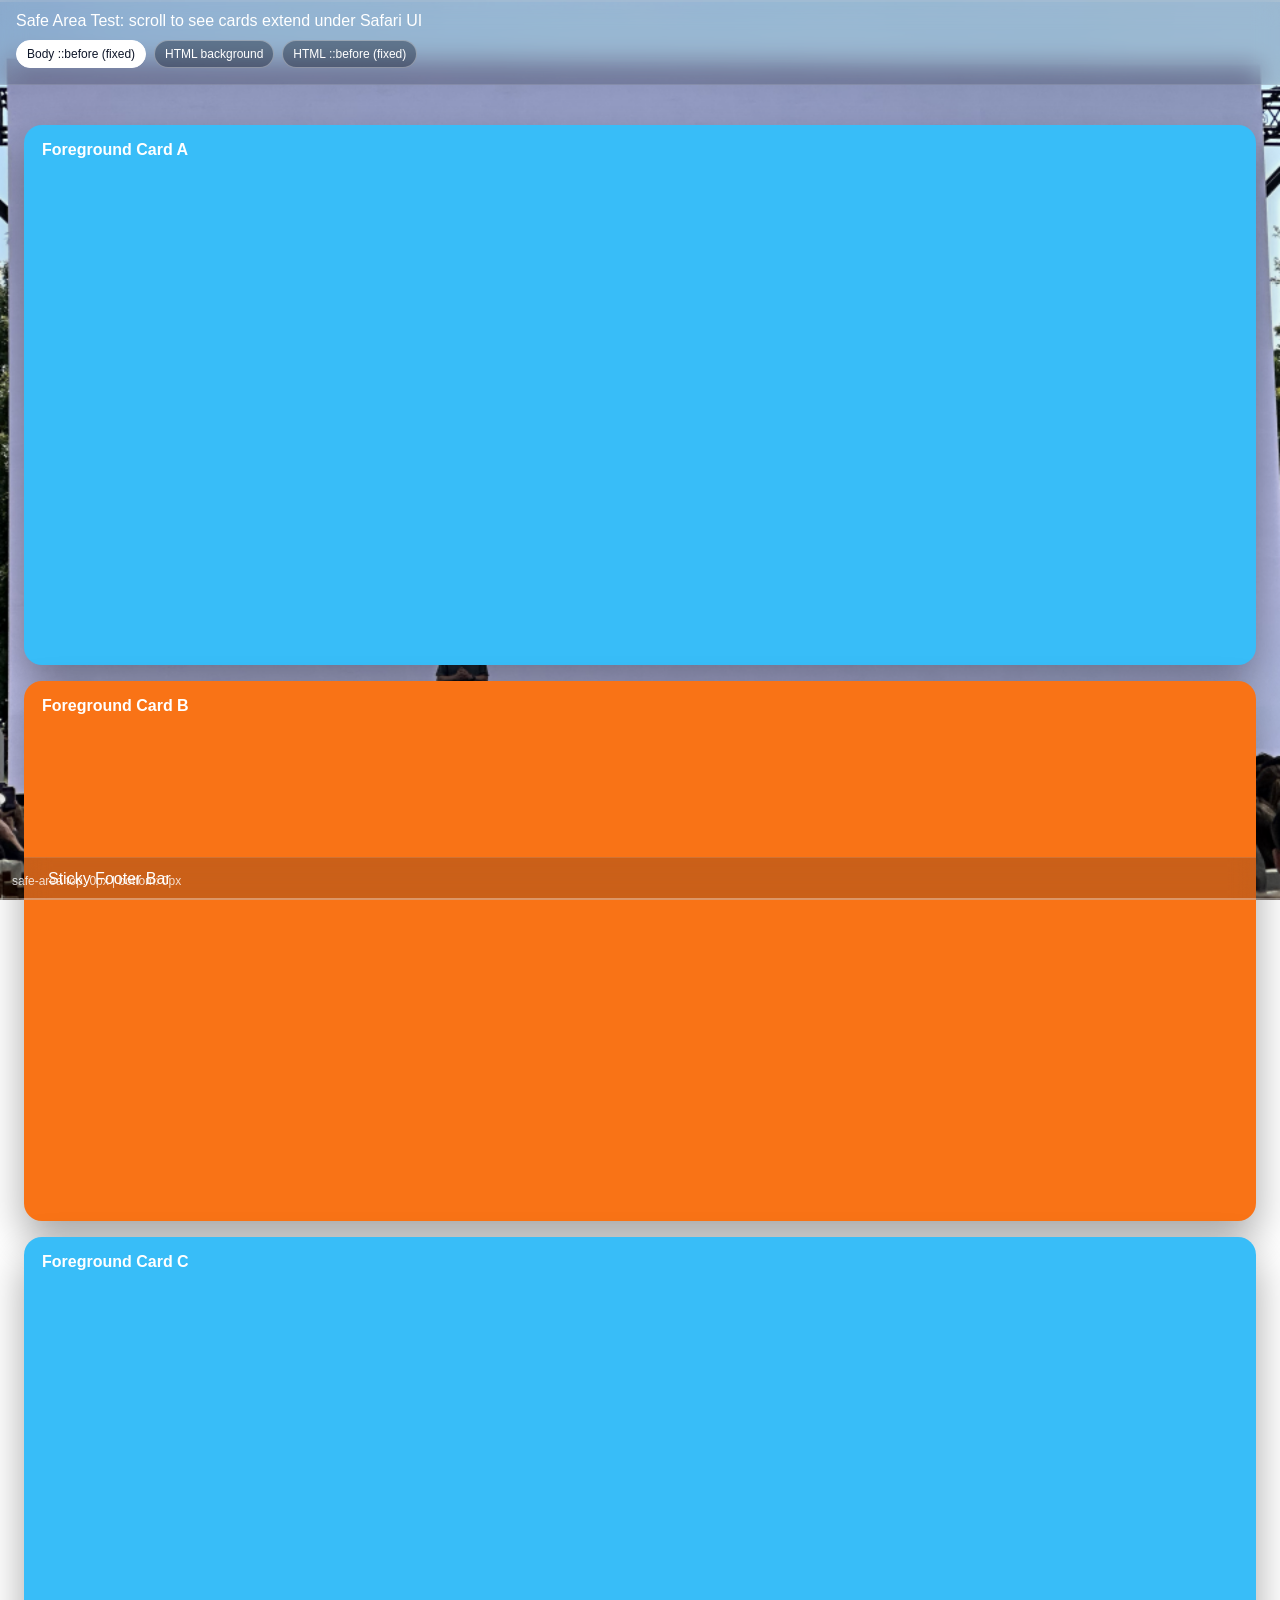
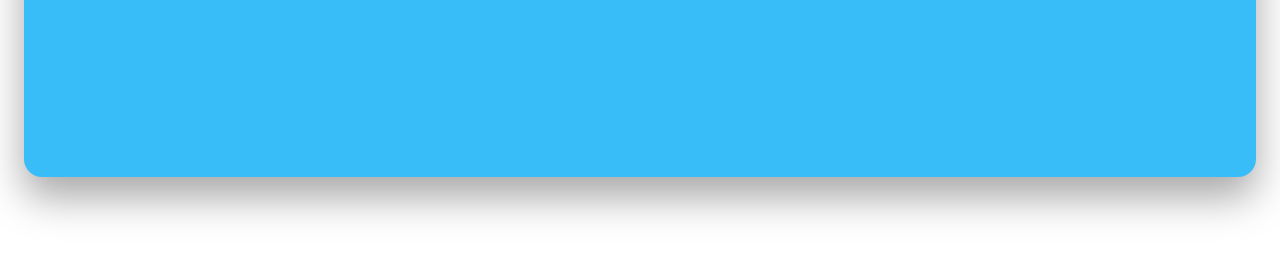
<file: safe-area-test.html>
<!DOCTYPE html>
<html lang="en">

<head>
    <meta charset="UTF-8">
    <meta name="viewport" content="width=device-width, initial-scale=1.0, viewport-fit=cover">
    <title>Safe Area Test</title>
    <style>
        :root {
            --fg: #38bdf8;
            --fg2: #f97316;
            --bg-image: url("images/Highlights/WWDC25.png");
            --bg-position: center;
            --bg-size: cover;
            --safe-top: env(safe-area-inset-top);
            --safe-bottom: env(safe-area-inset-bottom);
        }

        * {
            box-sizing: border-box;
            margin: 0;
            padding: 0;
        }

        html {
            height: 100%;
            background: transparent;
        }

        html.bg-html {
            background-image: var(--bg-image);
            background-position: var(--bg-position);
            background-size: var(--bg-size);
            background-repeat: no-repeat;
        }

        html.bg-html-before::before {
            content: "";
            position: fixed;
            left: 0;
            right: 0;
            top: 0;
            bottom: 0;
            background-image: var(--bg-image);
            background-position: var(--bg-position);
            background-size: var(--bg-size);
            background-repeat: no-repeat;
            z-index: 0;
            pointer-events: none;
        }

        body {
            min-height: 100vh;
            min-height: 100svh;
            min-height: 100lvh;
            background: transparent;
            color: white;
            font-family: -apple-system, BlinkMacSystemFont, "SF Pro Text", "Helvetica Neue", Arial, sans-serif;
            position: relative;
            isolation: isolate;
        }

        body.bg-body-before::before {
            content: "";
            position: fixed;
            left: 0;
            right: 0;
            top: calc(-1 * var(--safe-top));
            bottom: calc(-1 * var(--safe-bottom));
            background-image: var(--bg-image);
            background-position: var(--bg-position);
            background-size: var(--bg-size);
            background-repeat: no-repeat;
            z-index: 0;
            pointer-events: none;
            transform: translateZ(0);
        }

        .safe-guides {
            position: fixed;
            left: 0;
            right: 0;
            top: 0;
            bottom: 0;
            pointer-events: none;
            z-index: 3;
        }

        .safe-guides::before,
        .safe-guides::after {
            content: "";
            position: absolute;
            left: 0;
            right: 0;
            height: var(--safe-top);
            border-top: 2px solid rgba(255, 255, 255, 0.35);
        }

        .safe-guides::after {
            top: auto;
            bottom: 0;
            height: var(--safe-bottom);
            border-top: none;
            border-bottom: 2px solid rgba(255, 255, 255, 0.35);
        }

        .safe-labels {
            position: fixed;
            left: 12px;
            right: 12px;
            bottom: calc(var(--safe-bottom) + 12px);
            font-size: 12px;
            opacity: 0.8;
            pointer-events: none;
            z-index: 3;
        }

        .stack {
            position: relative;
            padding: 24px;
            padding-bottom: calc(var(--safe-bottom) + 24px);
            background: transparent;
            z-index: 1;
        }

        .card {
            height: 60vh;
            margin: 16px 0;
            border-radius: 18px;
            background: var(--fg);
            box-shadow: 0 20px 40px rgba(0, 0, 0, 0.35);
        }

        .card.alt {
            background: var(--fg2);
        }

        .card-title {
            padding: 16px 18px;
            font-weight: 600;
        }

        .header {
            position: sticky;
            top: 0;
            padding: 12px 16px 16px;
            background: rgba(15, 23, 42, 0.2);
            backdrop-filter: blur(12px);
            border-bottom: 1px solid rgba(255, 255, 255, 0.12);
            z-index: 5;
        }

        .mode-toggle {
            display: flex;
            flex-wrap: wrap;
            gap: 8px;
            margin-top: 10px;
        }

        .mode-toggle button {
            border: 1px solid rgba(255, 255, 255, 0.35);
            background: rgba(15, 23, 42, 0.4);
            color: white;
            font-size: 12px;
            padding: 6px 10px;
            border-radius: 999px;
        }

        .mode-toggle button.is-active {
            background: white;
            color: #0f172a;
            border-color: white;
        }

        .footer-bar {
            position: sticky;
            bottom: 0;
            margin-top: 24px;
            padding: 12px 24px;
            background: rgba(15, 23, 42, 0.2);
            backdrop-filter: blur(12px);
            border-top: 1px solid rgba(255, 255, 255, 0.12);
        }
    </style>
</head>

<body class="bg-body-before">
    <div class="safe-guides"></div>
    <div class="header">
        Safe Area Test: scroll to see cards extend under Safari UI
        <div class="mode-toggle" role="group" aria-label="Background mode">
            <button type="button" data-mode="body-before" class="is-active">Body ::before (fixed)</button>
            <button type="button" data-mode="html">HTML background</button>
            <button type="button" data-mode="html-before">HTML ::before (fixed)</button>
        </div>
    </div>

    <div class="stack">
        <div class="card">
            <div class="card-title">Foreground Card A</div>
        </div>
        <div class="card alt">
            <div class="card-title">Foreground Card B</div>
        </div>
        <div class="card">
            <div class="card-title">Foreground Card C</div>
        </div>
        <div class="footer-bar">Sticky Footer Bar</div>
    </div>

    <div class="safe-labels" id="safeMetrics">
        Safe area metrics.
    </div>

    <script>
        (function () {
            const html = document.documentElement;
            const body = document.body;
            const buttons = document.querySelectorAll('[data-mode]');
            const label = document.getElementById('safeMetrics');

            function setMode(mode) {
                html.classList.remove('bg-html', 'bg-html-before');
                body.classList.remove('bg-body-before');

                buttons.forEach(btn => {
                    btn.classList.toggle('is-active', btn.dataset.mode === mode);
                });

                if (mode === 'html') {
                    html.classList.add('bg-html');
                } else if (mode === 'html-before') {
                    html.classList.add('bg-html-before');
                } else {
                    body.classList.add('bg-body-before');
                }
            }

            buttons.forEach(btn => {
                btn.addEventListener('click', () => setMode(btn.dataset.mode));
            });

            function updateMetrics() {
                const styles = getComputedStyle(html);
                const safeTop = styles.getPropertyValue('--safe-top').trim();
                const safeBottom = styles.getPropertyValue('--safe-bottom').trim();
                label.textContent = `safe-area top: ${safeTop} | bottom: ${safeBottom}`;
            }

            updateMetrics();
            window.addEventListener('resize', updateMetrics);
            if (window.visualViewport) {
                window.visualViewport.addEventListener('resize', updateMetrics);
            }

            setMode('body-before');
        })();
    </script>
</body>

</html>
</file>
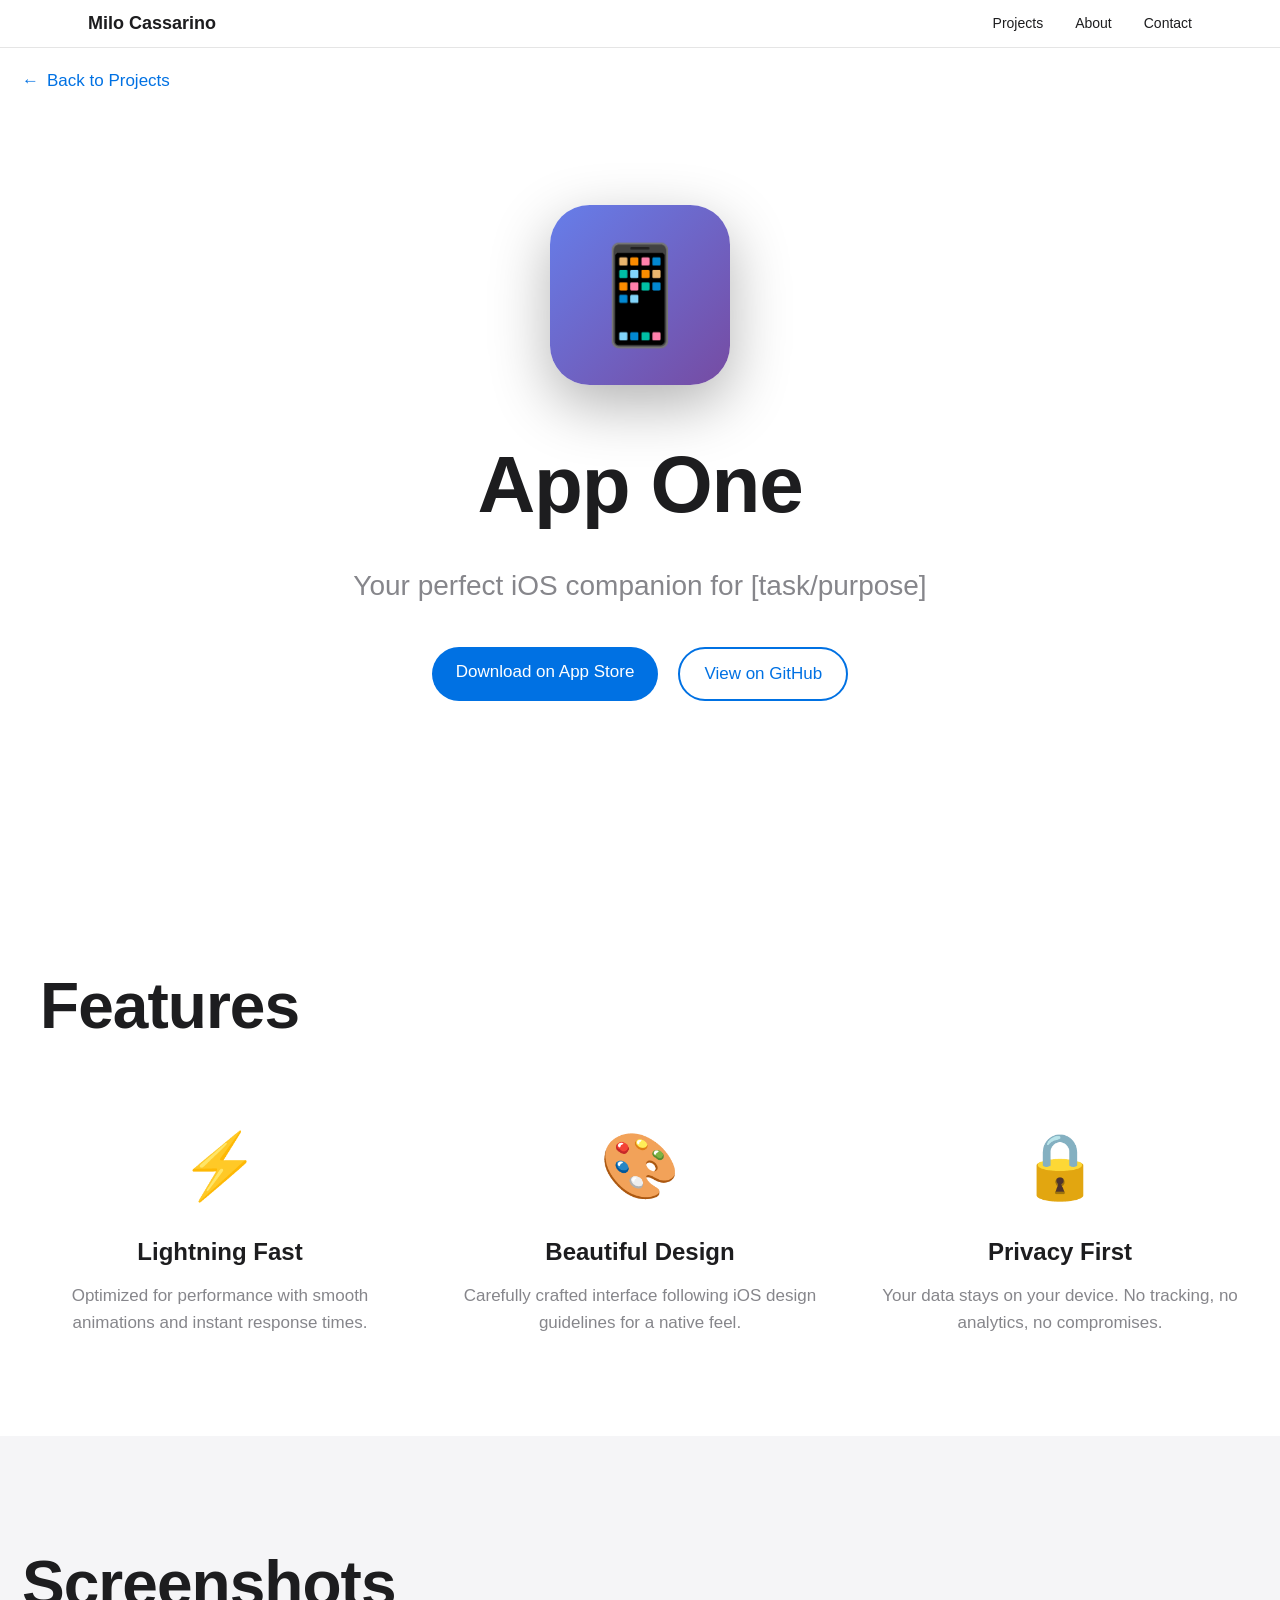
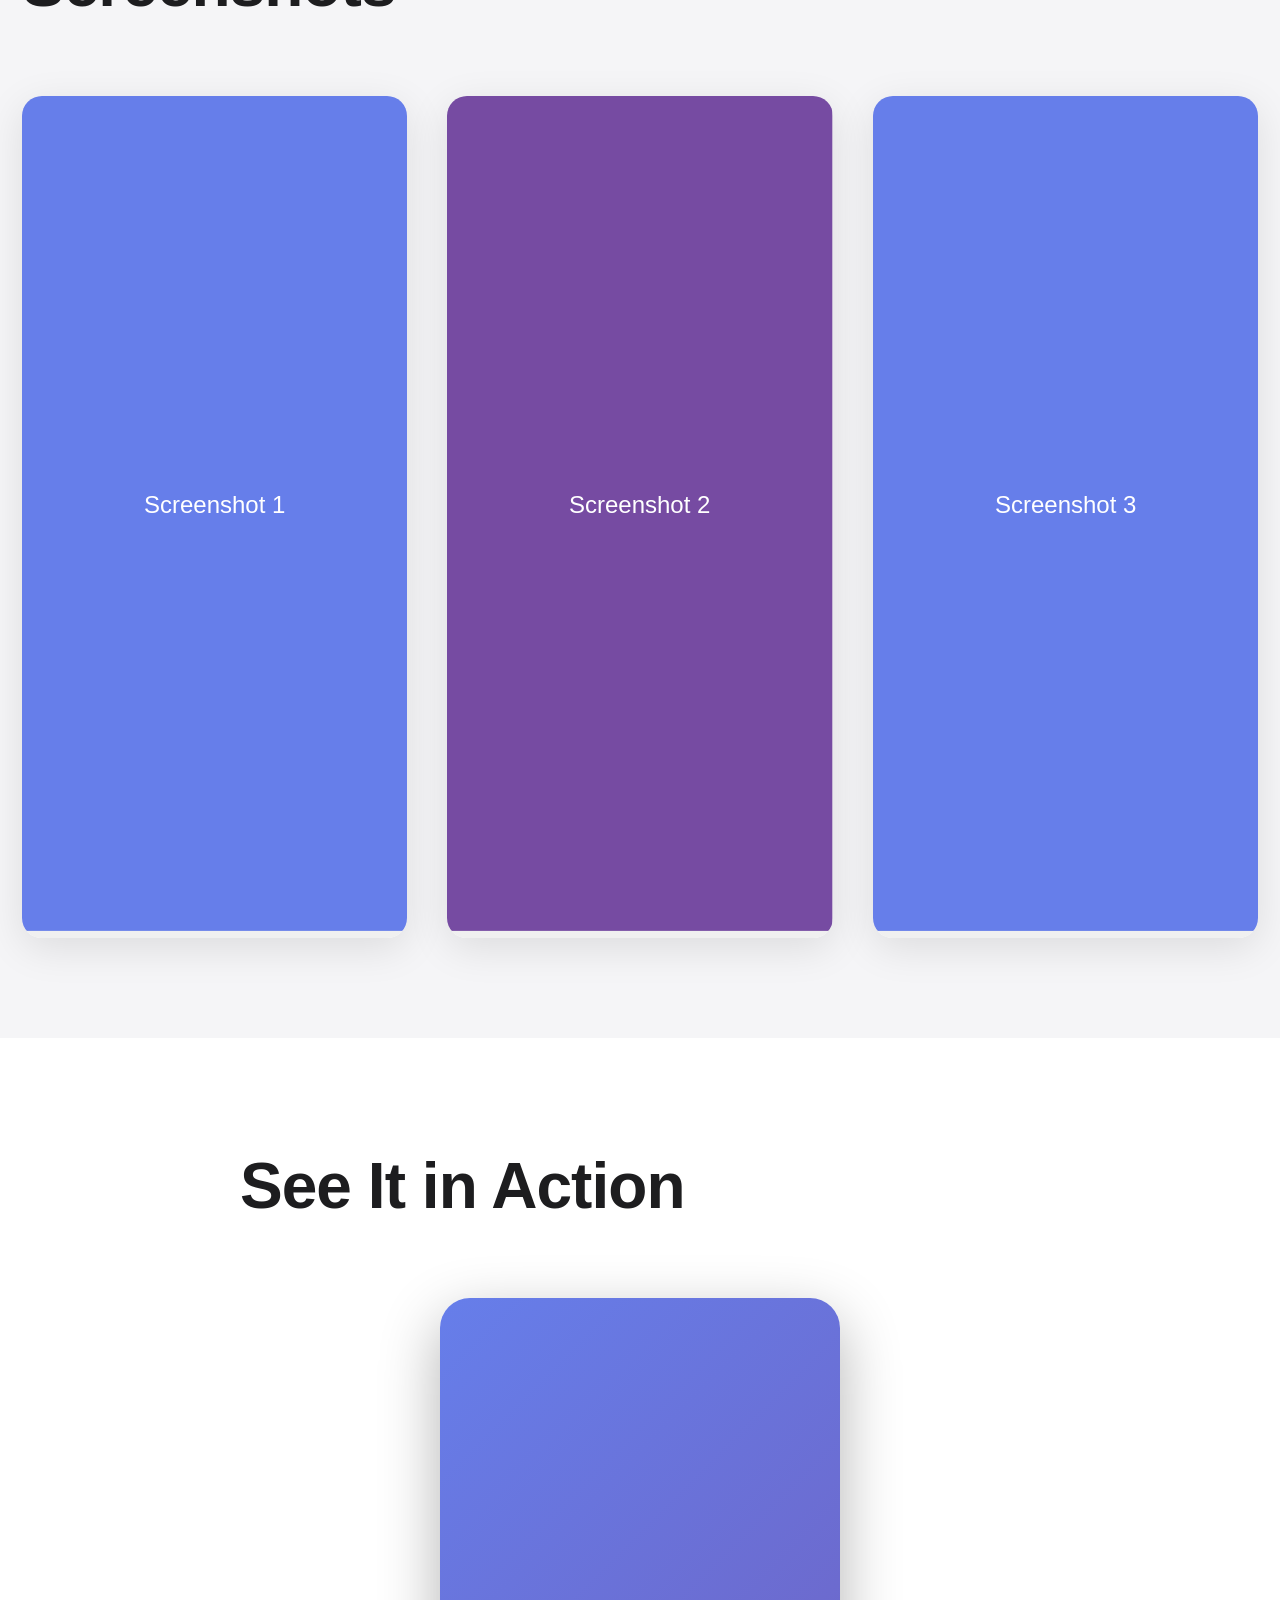
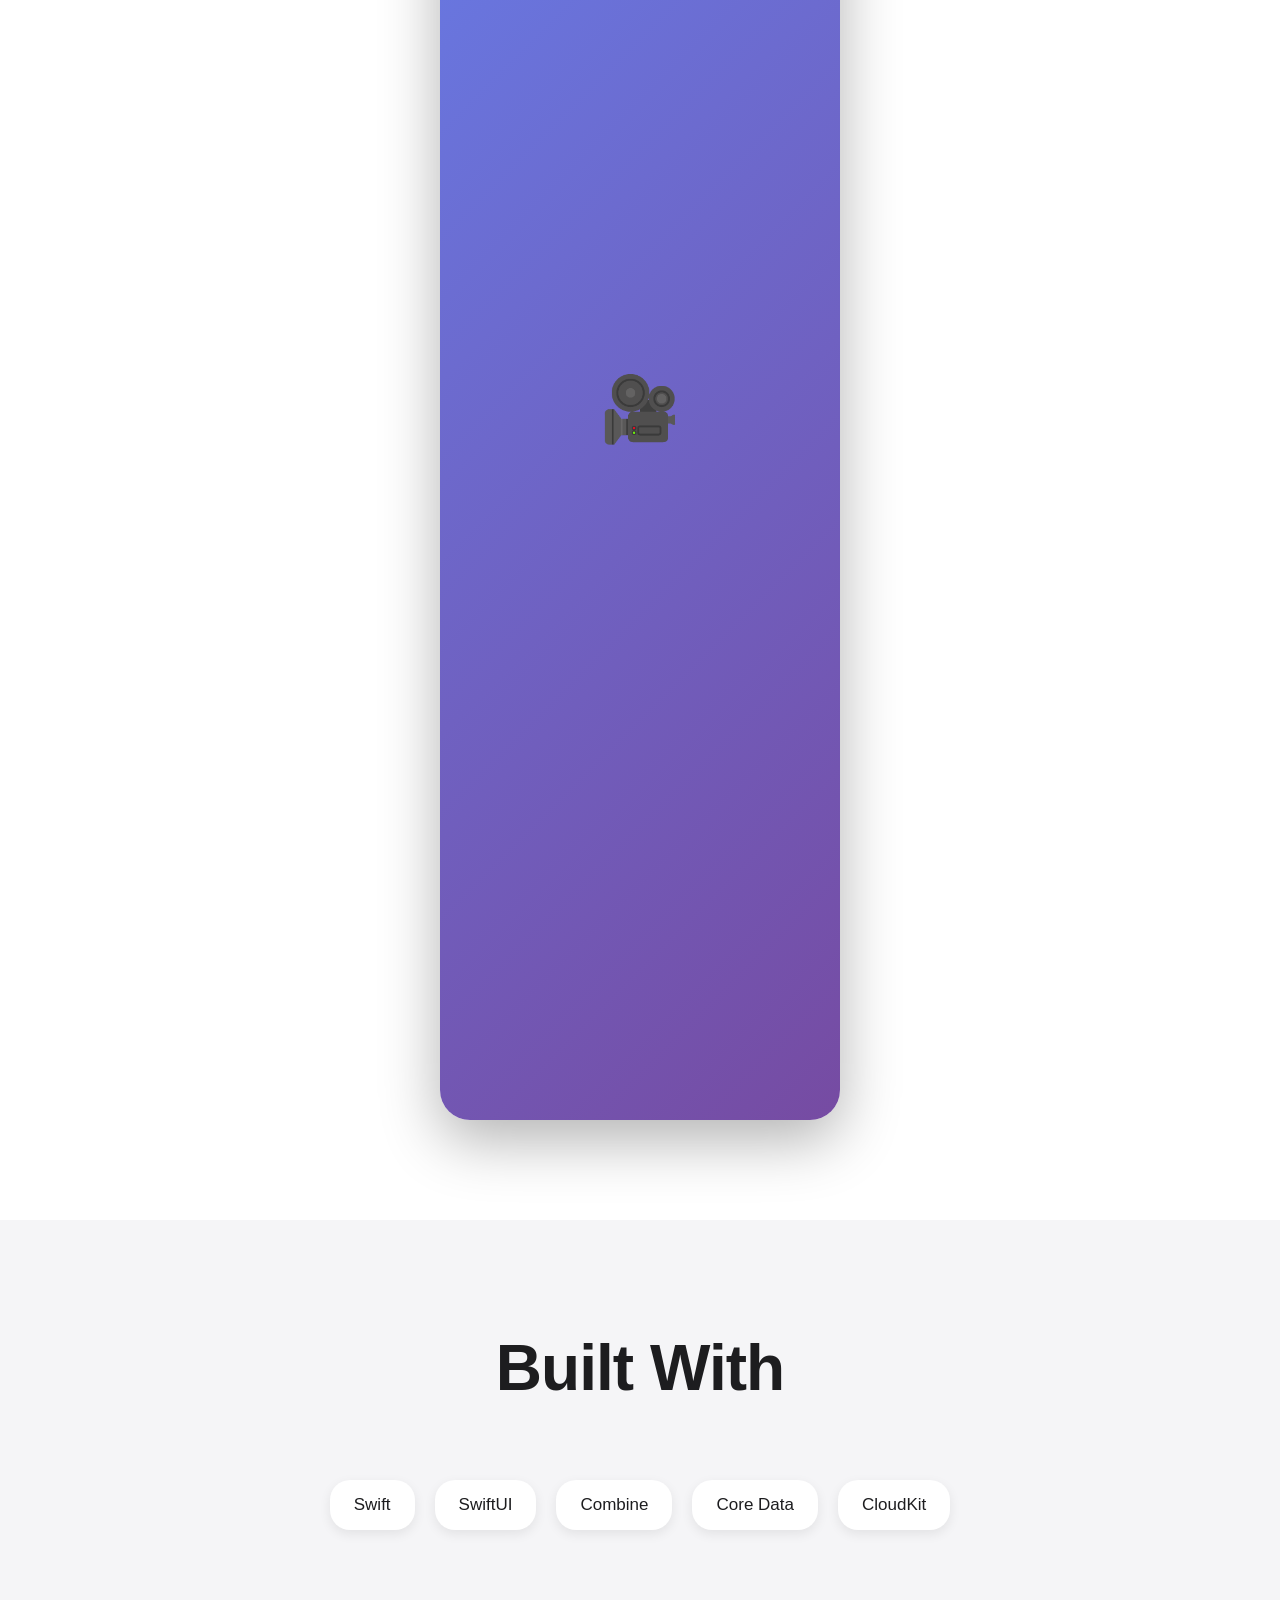
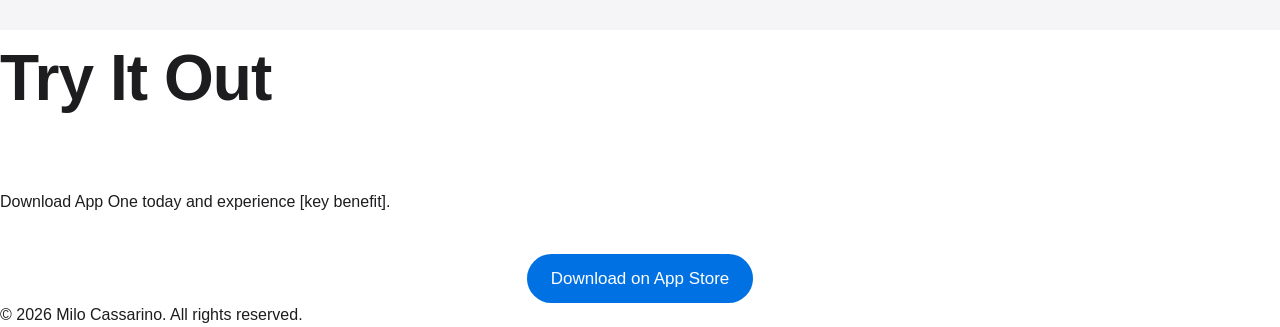
<file: projects/project-1.html>
<!DOCTYPE html>
<html lang="en">
<head>
    <meta charset="UTF-8">
    <meta name="viewport" content="width=device-width, initial-scale=1.0">
    <title>App One - Milo Cassarino</title>
    <link rel="stylesheet" href="../css/styles.css">
    <link rel="stylesheet" href="../css/project.css">
</head>
<body>
    <!-- Navigation -->
    <nav class="nav">
        <div class="nav-content">
            <a href="../index.html" class="nav-logo">Milo Cassarino</a>
            <div class="nav-links">
                <a href="../index.html#projects">Projects</a>
                <a href="../index.html#about">About</a>
                <a href="../index.html#contact">Contact</a>
            </div>
        </div>
    </nav>

    <!-- Back Navigation -->
    <div class="back-nav">
        <a href="../index.html#projects" class="back-link">
            <span>←</span> Back to Projects
        </a>
    </div>

    <!-- Project Hero -->
    <section class="project-hero">
        <div class="project-hero-content">
            <div class="project-icon-large" style="background: linear-gradient(135deg, #667eea 0%, #764ba2 100%);">
                📱
            </div>
            <h1 class="project-title">App One</h1>
            <p class="project-tagline">Your perfect iOS companion for [task/purpose]</p>
            <div class="project-links">
                <a href="#" class="btn btn-primary">Download on App Store</a>
                <a href="#" class="btn btn-secondary">View on GitHub</a>
            </div>
        </div>
    </section>

    <!-- Overview Section -->
    <section class="features-section">
        <div class="features-container">
            <h2 class="section-title">Features</h2>
            <div class="features-grid">
                <div class="feature-card">
                    <div class="feature-icon">⚡</div>
                    <h3 class="feature-title">Lightning Fast</h3>
                    <p class="feature-description">
                        Optimized for performance with smooth animations and instant response times.
                    </p>
                </div>
                <div class="feature-card">
                    <div class="feature-icon">🎨</div>
                    <h3 class="feature-title">Beautiful Design</h3>
                    <p class="feature-description">
                        Carefully crafted interface following iOS design guidelines for a native feel.
                    </p>
                </div>
                <div class="feature-card">
                    <div class="feature-icon">🔒</div>
                    <h3 class="feature-title">Privacy First</h3>
                    <p class="feature-description">
                        Your data stays on your device. No tracking, no analytics, no compromises.
                    </p>
                </div>
            </div>
        </div>
    </section>

    <!-- Screenshots Section -->
    <section class="screenshots-section">
        <div class="screenshots-container">
            <h2 class="section-title">Screenshots</h2>
            <div class="screenshot-grid">
                <div class="screenshot-card">
                    <div class="screenshot-img">
                        <!-- Placeholder for screenshot 1 -->
                        <svg width="100%" height="100%" xmlns="http://www.w3.org/2000/svg">
                            <rect width="100%" height="100%" fill="#667eea"/>
                            <text x="50%" y="50%" text-anchor="middle" fill="white" font-size="24" font-family="Arial">
                                Screenshot 1
                            </text>
                        </svg>
                    </div>
                </div>
                <div class="screenshot-card">
                    <div class="screenshot-img">
                        <!-- Placeholder for screenshot 2 -->
                        <svg width="100%" height="100%" xmlns="http://www.w3.org/2000/svg">
                            <rect width="100%" height="100%" fill="#764ba2"/>
                            <text x="50%" y="50%" text-anchor="middle" fill="white" font-size="24" font-family="Arial">
                                Screenshot 2
                            </text>
                        </svg>
                    </div>
                </div>
                <div class="screenshot-card">
                    <div class="screenshot-img">
                        <!-- Placeholder for screenshot 3 -->
                        <svg width="100%" height="100%" xmlns="http://www.w3.org/2000/svg">
                            <rect width="100%" height="100%" fill="#667eea"/>
                            <text x="50%" y="50%" text-anchor="middle" fill="white" font-size="24" font-family="Arial">
                                Screenshot 3
                            </text>
                        </svg>
                    </div>
                </div>
            </div>
        </div>
    </section>

    <!-- Video Demo Section -->
    <section class="video-section">
        <div class="video-container">
            <h2 class="section-title">See It in Action</h2>
            <div class="video-wrapper">
                <!-- Placeholder for video -->
                <div class="video-placeholder">
                    🎥
                </div>
                <!-- Uncomment and add your video file -->
                <!-- <video controls playsinline>
                    <source src="../videos/app-one-demo.mp4" type="video/mp4">
                    Your browser does not support the video tag.
                </video> -->
            </div>
        </div>
    </section>

    <!-- Tech Stack Section -->
    <section class="tech-section">
        <div class="tech-container">
            <h2 class="section-title">Built With</h2>
            <div class="tech-list">
                <span class="tech-tag">Swift</span>
                <span class="tech-tag">SwiftUI</span>
                <span class="tech-tag">Combine</span>
                <span class="tech-tag">Core Data</span>
                <span class="tech-tag">CloudKit</span>
            </div>
        </div>
    </section>

    <!-- CTA Section -->
    <section class="contact-section">
        <div class="content-wrapper">
            <h2 class="section-title">Try It Out</h2>
            <p class="about-text" style="margin-bottom: 40px;">
                Download App One today and experience [key benefit].
            </p>
            <div class="project-links">
                <a href="#" class="btn btn-primary">Download on App Store</a>
            </div>
        </div>
    </section>

    <footer class="footer">
        <p>&copy; 2026 Milo Cassarino. All rights reserved.</p>
    </footer>
</body>
</html>
</file>
<file: css/styles.css>
/* Reset and Base Styles */
* {
    margin: 0;
    padding: 0;
    box-sizing: border-box;
}

:root {
    --background: #ffffff;
    --text-primary: #1d1d1f;
    --text-secondary: #86868b;
    --accent: #0071e3;
    --card-background: #f5f5f7;
    --nav-height: 48px;
    --site-gutter: 48px;
    --safe-bottom: env(safe-area-inset-bottom, 0px);
}

@media (prefers-color-scheme: dark) {
    :root {
        --background: #002400;
        --text-primary: #f5f5f7;
        --text-secondary: #86868b;
        --accent: #2997ff;
        --card-background: #1d1d1f;
    }
}

html {
    scroll-behavior: smooth;
    height: 100%;
    background-color: var(--background);
}

body {
    font-family: -apple-system, BlinkMacSystemFont, 'SF Pro Display', 'SF Pro Text', 'Helvetica Neue', Helvetica, Arial, sans-serif;
    background-color: var(--background);
    color: var(--text-primary);
    line-height: 1.5;
    -webkit-font-smoothing: antialiased;
    -moz-osx-font-smoothing: grayscale;
    min-height: 105vh;
    min-height: 105svh;
    min-height: 105lvh;
}

/* Skip Link */
.skip-link {
    position: absolute;
    top: 8px;
    left: -999px;
    padding: 10px 16px;
    background: var(--background);
    color: var(--text-primary);
    border: 1px solid rgba(0, 0, 0, 0.2);
    border-radius: 999px;
    text-decoration: none;
    z-index: 2000;
}

.skip-link:focus {
    left: var(--site-gutter);
}

/* Navigation */
.nav {
    position: fixed;
    top: 0;
    left: 0;
    right: 0;
    height: var(--nav-height);
    background-color: rgba(255, 255, 255, 0.8);
    backdrop-filter: blur(20px);
    -webkit-backdrop-filter: blur(20px);
    border-bottom: 1px solid rgba(0, 0, 0, 0.1);
    z-index: 1000;
    transition: opacity 0.3s ease;
}

@media (prefers-color-scheme: dark) {
    .nav {
        background-color: rgba(0, 0, 0, 0.8);
        border-bottom: 1px solid rgba(255, 255, 255, 0.1);
    }
}

.nav-content {
    max-width: 1200px;
    margin: 0 auto;
    padding: 0 var(--site-gutter);
    height: 100%;
    display: flex;
    justify-content: space-between;
    align-items: center;
}

.nav-logo {
    font-size: 18px;
    font-weight: 600;
    color: var(--text-primary);
    text-decoration: none;
}

.nav-links {
    display: flex;
    gap: 32px;
}

.nav-links a {
    font-size: 14px;
    color: var(--text-primary);
    text-decoration: none;
    transition: opacity 0.2s;
}

.nav-links a:hover {
    opacity: 0.7;
}

/* Hero Section */
.hero {
    margin-top: var(--nav-height);
    min-height: 100vh;
    display: flex;
    flex-direction: column;
    justify-content: center;
    align-items: center;
    text-align: center;
    padding: 0 var(--site-gutter);
    position: relative;
    overflow: hidden;
    pointer-events: none;
    /* Allow hovering icons behind */
    z-index: 5;
}

.app-grid-background {
    position: fixed;
    top: 0;
    left: 0;
    width: 100%;
    height: 100vh;
    overflow: hidden;
    pointer-events: none;
    /* Icons handle their own events */
}

/* Back layer sits behind hero text */
.app-grid-back {
    z-index: 3;
}

/* Front layer sits in front of hero text */
.app-grid-front {
    z-index: 10;
}

.scroll-fade-overlay {
    position: fixed;
    top: 0;
    left: 0;
    width: 100%;
    height: 100%;
    background: var(--background);
    opacity: 0;
    z-index: 100;
    pointer-events: none;
    transition: opacity 0.3s ease;
}



.hero-content {
    position: relative;
    z-index: 5;
    pointer-events: auto;
    /* Keep hero interactive */
    transition: opacity 0.3s ease;
}

.hero-title {
    font-size: clamp(48px, 8vw, 96px);
    font-weight: 700;
    letter-spacing: -0.015em;
    line-height: 1.0;
    margin-bottom: 24px;
    text-shadow: none;
}

.hero-actions {
    display: flex;
    align-items: center;
    justify-content: center;
    gap: 12px;
    margin-top: 24px;
}

.hero-badge {
    display: inline-block;
    padding: 14px 28px;
    border-radius: 980px;
    background: linear-gradient(160deg, #ffffff, #dcdce0);
    color: #6b6b70;
    font-size: 17px;
    font-weight: 500;
    letter-spacing: 0.03em;
    border: 1px solid rgba(255, 255, 255, 0.6);
    box-shadow:
        0 1px 3px rgba(0, 0, 0, 0.1),
        0 4px 12px rgba(0, 0, 0, 0.08),
        inset 0 1px 0 rgba(255, 255, 255, 0.8);
}

@media (prefers-color-scheme: dark) {
    .hero-badge {
        background: linear-gradient(160deg, #3a3a3e, #2a2a2e);
        color: #a0a0a5;
        border: 1px solid rgba(255, 255, 255, 0.12);
        box-shadow:
            0 1px 3px rgba(0, 0, 0, 0.3),
            0 4px 12px rgba(0, 0, 0, 0.2),
            inset 0 1px 0 rgba(255, 255, 255, 0.1);
    }
}

.hero-cta {
    display: inline-block;
    padding: 14px 28px;
    background-color: var(--accent);
    color: white;
    border-radius: 980px;
    font-size: 17px;
    font-weight: 500;
    text-decoration: none;
    transition: all 0.3s ease;
    box-shadow: 0 4px 15px rgba(0, 0, 0, 0.2);
}

.hero-cta:hover {
    transform: scale(1.05);
    box-shadow: 0 10px 30px rgba(0, 113, 227, 0.3);
}

/* Floating App Icons in Background */
.floating-icon {
    position: absolute;
    border-radius: 30%;
    display: flex;
    align-items: center;
    justify-content: center;
    color: white;
    cursor: pointer;
    transition: transform 0.5s ease, box-shadow 0.3s ease, filter 0.3s ease, opacity 0.3s ease;
    text-decoration: none;
    box-shadow: 0 10px 30px rgba(0, 0, 0, 0.3);
    z-index: 12;
    /* Above hero but below overlay edges */
    will-change: transform, opacity, filter;
    transform: translate3d(-50%, -50%, 0);
    background: none !important;
    pointer-events: auto;
}

.floating-icon img {
    width: 100%;
    height: 100%;
    object-fit: cover;
    border-radius: 22%;
    display: block;
}

/* Disable interactions when scrolled */
.app-grid-background.is-scrolled .floating-icon {
    pointer-events: none;
    cursor: default;
}

.floating-icon:hover {
    transform: translate3d(-50%, -50%, 0) scale(1.15) !important;
    z-index: 20;
    /* Higher than dark overlay */
    box-shadow: 0 20px 50px rgba(0, 0, 0, 0.4);
}

/* Ensure no hover scaling when scrolled (even if JS fails to update pointer-events) */
.app-grid-background.is-scrolled .floating-icon:hover {
    transform: translate3d(-50%, -50%, 0) scale(1) !important;
    box-shadow: 0 10px 30px rgba(0, 0, 0, 0.3);
}

/* ==========================================
   Shared Section Styles
   ========================================== */

/* Shared caption/label typography */
.caption-label {
    font-size: 12px;
    text-transform: uppercase;
    letter-spacing: 0.1em;
    font-weight: 600;
}

.section {
    padding: 140px 0;
    position: relative;
    z-index: 100;
}

.section-inner {
    max-width: 1200px;
    margin: 0 auto;
    padding: 0 var(--site-gutter);
}

.section-title {
    font-size: clamp(40px, 6vw, 64px);
    font-weight: 700;
    letter-spacing: -0.015em;
    margin-bottom: 64px;
}

/* All sections are transparent — blurred floating icons show through */

/* ==========================================
   Horizontal Scroll (shared)
   ========================================== */
.horizontal-scroll {
    display: flex;
    gap: 20px;
    overflow-x: auto;
    overflow-y: visible;
    scroll-snap-type: x mandatory;
    -webkit-overflow-scrolling: touch;
    scrollbar-width: none;
    -ms-overflow-style: none;
    padding: 10px 0 20px;
    /* Align first card with section title */
    padding-left: var(--site-gutter);
    /* Simplified padding as we use spacer */
    padding-right: max(var(--site-gutter), calc((100vw - 1200px) / 2 + var(--site-gutter)));
}

.horizontal-scroll.is-animating {
    scroll-snap-type: none !important;
}

.scroll-spacer {
    flex: 0 0 auto;
    width: max(var(--site-gutter), calc((100vw - 1200px) / 2 + var(--site-gutter)));
    scroll-snap-align: start;
    margin-left: calc(-1 * var(--site-gutter));
    /* Offset parent padding */
}

.horizontal-scroll::before,
.horizontal-scroll::after {
    content: '';
    flex: 0 0 auto;
    width: 1px;
    /* Minimal width to trigger padding-like behavior with snap */
    margin-left: -1px;
}

.horizontal-scroll::-webkit-scrollbar {
    display: none;
}

/* Highlights scroll needs extra leading/trailing space so first/last cards center */
.highlights-scroll {
    /* Override default horizontal-scroll padding to center first & last cards */
    padding-left: calc(50vw - min(calc((100vw - 120px) / 2), 360px));
    padding-right: calc(50vw - min(calc((100vw - 120px) / 2), 360px));
    /* Extra top/bottom room so the hover box-shadow (0 20px 60px) has space
       to render — overflow-x: auto forces overflow-y to clip too, even
       though it's set to visible */
    padding-top: 48px;
    padding-bottom: 80px;
    scroll-snap-type: x mandatory;
}

/* ==========================================
   Section 1: Recent Highlights
   ========================================== */
.highlight-card {
    flex: 0 0 auto;
    width: min(calc(100vw - 120px), 720px);
    border-radius: 20px;
    scroll-snap-align: center;
    text-decoration: none;
    color: var(--text-primary);
    transition: transform 0.4s ease, box-shadow 0.4s ease;
    cursor: pointer;
    position: relative;
    transform: scale(0.95);
    opacity: 1;
    /* Ensure unfocused cards don't lose opacity */
    /* overflow/background live on .highlight-card-inner so this element's
       hover box-shadow isn't clipped by its own overflow:hidden */
}

.highlight-card-inner {
    border-radius: inherit;
    overflow: hidden;
    background: var(--card-background);
    display: flex;
    flex-direction: column;
    height: 100%;
}

.highlight-card.is-disabled {
    cursor: default;
    pointer-events: none;
}


.section-highlights .section-title {
    text-align: left;
}

.highlight-card.is-focused {
    transform: scale(1);
}

@media (hover: hover) and (pointer: fine) {
    .highlight-card:hover {
        transform: scale(1.02);
        box-shadow: 0 20px 60px rgba(0, 0, 0, 0.12);
    }
}

@media (hover: hover) and (pointer: fine) and (prefers-color-scheme: dark) {
    .highlight-card:hover {
        box-shadow: 0 20px 60px rgba(0, 0, 0, 0.5);
    }
}

/* Plus indicator — stacked in normal flow below the description, not
   floating over it */
.highlight-card-plus {
    align-self: flex-start;
    margin-top: 8px;
    padding: 8px 8px 8px 14px;
    border-radius: 999px;
    background: var(--accent);
    display: flex;
    align-items: center;
    justify-content: center;
    gap: 6px;
    font-size: 12px;
    font-weight: 600;
    letter-spacing: 0.02em;
    color: #ffffff;
    transition: transform 0.2s ease, box-shadow 0.2s ease;
}

.highlight-card-plus-chevron {
    display: inline-block;
    transform: translateY(-0.5px);
    font-size: 14px;
    line-height: 1;
    margin-left: 2px;
}

@media (prefers-color-scheme: dark) {
    .highlight-card-plus {
        background: var(--accent);
    }
}

@media (hover: hover) and (pointer: fine) {
    .highlight-card:hover .highlight-card-plus {
        transform: translateY(-1px);
        box-shadow: 0 10px 24px rgba(0, 113, 227, 0.35);
    }
}

.highlight-card-image {
    width: 100%;
    aspect-ratio: 16/9;
    background-size: cover;
    background-position: center;
}

.highlight-card-content {
    padding: 20px 24px 24px;
    display: flex;
    flex-direction: column;
    gap: 4px;
}

.highlight-card-tag {
    color: var(--accent);
}

.highlight-card-title {
    font-size: 21px;
    font-weight: 600;
    letter-spacing: -0.01em;
}

.highlight-card-desc {
    font-size: 15px;
    color: var(--text-secondary);
    line-height: 1.5;
    margin-top: 2px;
}

/* ==========================================
   Section 2: Skills
   ========================================== */
/* Desktop (default here): two panels side by side — a fixed 280px capsule
   column (leading edge) and an image panel filling the rest. This is a
   real CSS Grid now, not an overlay — the capsule list sits in normal
   flow next to the image rather than floating on top of it, so there's
   no legibility scrim to worry about on this breakpoint.

   Mobile (768px override below) reverts to the original overlay model:
   .skills-image-panel collapses to display: contents (so #skillsMedia
   behaves exactly as if it were a direct child of .skills-stack again),
   and a bottom pill row expands a single floating card over the shared
   background image — that's where the scrim still earns its keep. */
.skills-stack {
    position: relative;
    /* Establishes its own stacking context, containing the whole z-index
       hierarchy below (media/empty-state/tags/capsule column) so none of
       those values — including .skills-media's negative one — can escape
       and end up resolving against something OUTSIDE this section
       entirely. Without this, that negative z-index had nothing local to
       be contained by, and .skills-media (with it) could end up painting
       behind unrelated ancestor content instead of just behind its own
       siblings here, which was hiding the images outright rather than
       just tucking them behind the empty-state placeholder as intended. */
    isolation: isolate;
    width: 100%;
    display: grid;
    grid-template-columns: 280px 1fr;
    gap: 32px;
    align-items: stretch;
    /* Uniform full-bleed backdrop for the section body (title excluded —
       it lives in .section-inner, above this element). Same color as the
       capsules' own card material, so the capsules need their own glass
       treatment (below) to read as a distinct layer on top of it. */
    background: var(--card-background);
    /* Left inset only (right stays full-bleed for the image) so the
       capsule column's own left edge lines up with the section title's
       text. Same formula .section-inner's centering produces for its
       content edge — plain var(--site-gutter) alone only matches below
       the 1200px+gutters breakpoint; beyond it .section-inner's max-width
       auto-margin pushes the title in further, and this must track that. */
    padding-left: max(var(--site-gutter), calc((100vw - 1200px) / 2 + var(--site-gutter)));
}

/* Anchor for .skills-accordion-nav-wrap, which is positioned absolutely
   just outside (to the left of) this column — so the up/down steppers can
   sit in the gutter margin while the capsule list itself still starts
   flush with the column's own left edge (aligned to the title inset). */
.skills-accordion-column {
    position: relative;
    align-self: center;
    /* Explicit, not left at the default auto — .skills-media has its own
       explicit z-index (0, for containing its entering/exiting layers),
       and an explicit z-index sibling actually painting later in the DOM
       can still end up stacking above an auto one, which was letting the
       image's own exit motion render on top of these capsules instead of
       behind them once it started bleeding past its own box (the
       clip-path change above). Highest in the section's local stack
       (.skills-stack has isolation: isolate) — above .skills-image-tags
       (z-index: 2) too, not just the media/empty-state layers below it. */
    z-index: 3;
}

/* Desktop-only wrapper for the per-category image + its tags — no card
   chrome. Tags are overlaid on the image itself (absolutely positioned,
   anchored to this element) rather than occupying their own flow space
   below it, so the panel's height tracks the image alone. */
.skills-image-panel {
    position: relative;
    display: flex;
    flex-direction: column;
}

.skills-media {
    position: relative;
    width: 100%;
    /* Establishes its own stacking context (position: relative alone
       doesn't — it needs an explicit z-index too) so the entering/exiting
       layers' own z-index: 1/2 (below, for keeping whichever one is
       currently arriving above the one leaving) stays CONTAINED inside
       this element instead of leaking out to compete directly with
       siblings like .skills-accordion-column and .skills-image-tags —
       without this, the media layers were winning ties against both of
       those and sitting on top of them, blocking taps on the capsules and
       covering the tags. The lowest layer in the section's local stack
       (.skills-stack has isolation: isolate, above, so this — and every
       other z-index in this section — is guaranteed to stay contained
       here rather than potentially resolving against something outside
       it entirely). */
    z-index: 0;
    /* Vertical motion (the desktop stepper's up/down) still gets clipped
       at this box's own top/bottom edge — bleeding past that would spill
       into the section title above or the row below during the brief
       transition. Horizontal motion (left/right — the default for a
       direct selection, or the mobile arrow taps) is deliberately NOT
       clipped, so it can travel past this box's own edge and behind the
       capsule column (z-index, above, already keeps that column rendering
       on top of it) instead of being cut off right at the image panel's
       own boundary before it ever gets there.

       clip-path, not overflow-x/-y — mixing those doesn't actually work
       the way it looks like it should: per spec, if either axis isn't
       visible, the OTHER one's computed value is forced to auto instead
       of the literal visible it was set to, and auto still clips just
       like hidden does. clip-path has no such quirk — inset()'s left/right
       here are pushed way outside the box (-100vw), so nothing realistic
       ever reaches that boundary, while top/bottom stay pinned exactly at
       the box's own edge. */
    overflow: visible;
    clip-path: inset(0 -100vw 0 -100vw);
    /* Explicitly matches .skills-stack's own background (also
       --card-background) rather than leaving this unset and just
       inheriting it visually — with real images now (contain-fitted,
       often not filling the box edge to edge), this needs to be a real,
       intentional value so the letterbox gaps read as part of the same
       uniform card surface the rest of the section sits on, not a
       different, mismatched box. (Was briefly set to var(--background),
       the page's own color, instead — that's a different token
       (#ffffff/white vs --card-background's #f5f5f7/light gray in light
       mode), which was exactly what made this read as a distinct white
       box rather than blending into the section.) */
    background-color: var(--card-background);
    /* A preset height, not an aspect-ratio — this panel is full-bleed now,
       so its width swings a lot with viewport width, and tying height to
       that (as aspect-ratio would) made the section balloon on wide
       screens. max-height is the shrink-on-short-windows fallback. The box
       doesn't need to match a tall/skinny image's own ratio — contain
       (below) just letterboxes it, which reads fine on the card's own
       background color. */
    height: 680px;
    max-height: 75vh;
    flex-shrink: 0;
    /* contain, not cover — a transparent-background image should sit
       inset on the card's own color, not get cropped edge to edge (real
       images now, with their own intrinsic dimensions — the old
       explicit-size stand-in this needed for the gradient placeholders,
       which had no intrinsic size of their own, is gone). Centered both
       ways here — desktop's own image panel has nothing overlapping its
       top edge, unlike mobile's close button (see the mobile override
       further down, which goes back to a top-anchored position with some
       clearance instead). */
    background-size: contain;
    background-position: center;
    background-repeat: no-repeat;
}

/* Resting/entering state — a layer about to become visible sits here,
   offset toward wherever it should visibly travel FROM (--media-in-x/y,
   skills.js — direction depends on how the skill was selected: the
   up/down stepper, an arrow tap, a swipe, or a direct capsule click; see
   updateMedia). Slightly blurred, scaled down, and transparent, all
   settling to their resting values together on is-visible below — the
   combined effect is a soft "arrives from that direction" motion, not
   just a plain crossfade. */
.skills-media-layer {
    position: absolute;
    inset: 0;
    opacity: 0;
    /* DOM order alone would otherwise always stack data-layer="b" above
       "a" (later in the DOM), regardless of which one actually happens to
       be entering — is-visible below overrides this so whichever layer is
       currently coming in is always the one on top, not whichever one
       happens to be second in markup. */
    z-index: 1;
    background-size: contain;
    background-position: center;
    background-repeat: no-repeat;
    transform: translate(var(--media-in-x, 0%), var(--media-in-y, 50%)) scale(1.25);
    filter: blur(3px);
    transition: opacity 0.4s ease, transform 0.4s ease, filter 0.4s ease;
}

.skills-media-layer.is-visible {
    opacity: 1;
    z-index: 2;
    transform: translate(0, 0) scale(1);
    filter: blur(0);
}

/* The OUTGOING layer, applied the same instant is-visible is removed from
   it (skills.js) — without this it would just fall back to the plain
   resting state above, which uses the ENTERING offset (--media-in-x/y),
   the same direction as whatever's arriving, not the mirrored direction
   an outgoing layer should continue away in. --media-out-x/y (skills.js)
   is always the negation of that same call's --media-in-x/y, so the two
   layers read as one continuous motion — new arrives from one side as
   old continues off the opposite side — rather than both drifting the
   same way. */
.skills-media-layer.is-exiting {
    opacity: 0;
    transform: translate(var(--media-out-x, 0%), var(--media-out-y, -50%)) scale(0.75);
    filter: blur(3px);
}

/* Overlaid on the bottom of the image. No scrim behind these anymore — the
   images are contain-fitted transparent PNGs on the section's own card
   material (not full-bleed photos these needed a dark gradient to stay
   legible over), so they just use the same theme-aware capsule styling as
   .skills-tag everywhere else on the page, which already reads fine
   against that card material regardless of light/dark mode.

   Own opacity toggle (skills.js, mirroring .skills-image-empty's own),
   not just left showing whatever the last-viewed skill's tags were —
   these used to only ever get hidden as a side effect of the old
   empty-state overlay sitting at a higher z-index than everything
   (covering them along with the image), which stopped being true once
   that overlay moved to sit behind the active content instead. */
.skills-image-tags {
    position: absolute;
    left: 0;
    right: 0;
    bottom: 0;
    z-index: 2;
    padding: 20px;
    opacity: 0;
    transition: opacity 0.3s ease;
}

.skills-image-tags.is-visible {
    opacity: 1;
}

/* Desktop-only empty state — the accordion has a real "nothing selected"
   state (every capsule collapsed) that the mobile pill row doesn't, so
   this covers the image/tags entirely rather than defaulting to showing
   some skill's content as if it were selected. Opaque card material
   (matching the section's own uniform backdrop), toggled via JS
   (skills.js) alongside the accordion's open/closed state.

   Sits behind the capsules/tags (z-index: 2/3) but ABOVE .skills-media
   itself (z-index: 0) — .skills-media has its own opaque background
   underneath its actual image layers, so being behind THAT specifically
   would hide this completely regardless of its own opacity/transform;
   z-index: 1 is the one spot that's behind the active UI while still
   being visible at all. Scales down, fades, and blurs out together when
   something becomes active, and reverses the same way when it's hidden
   again — same treatment as the media layers' own enter/exit, not just a
   plain opacity fade.

   No background of its own (relies on .skills-media's background showing
   through instead) — so a media crossfade still in flight can bleed
   through around the icon/text while this is fading in/out. Accepted
   tradeoff, not an oversight. */
.skills-image-empty {
    position: absolute;
    inset: 0;
    z-index: 1;
    display: flex;
    flex-direction: column;
    align-items: center;
    justify-content: center;
    gap: 4px;
    opacity: 0;
    transform: scale(0.9);
    filter: blur(4px);
    pointer-events: none;
    transition: opacity 0.3s ease, transform 0.3s ease, filter 0.3s ease;
}

.skills-image-empty.is-visible {
    opacity: 1;
    transform: scale(1);
    filter: blur(0);
}

.skills-image-empty-illustration {
    width: 280px;
    max-width: 70%;
    height: auto;
    margin-bottom: 8px;
}

/* PNG linework is dark-on-transparent, so it reads fine in light mode but
   goes low-contrast against .skills-image-empty's near-black dark-mode
   background. invert()+hue-rotate(180deg) flips only the lightness (black
   linework -> light) while landing the pink/teal accents back near their
   original hue, instead of shipping a second asset for dark mode. */
@media (prefers-color-scheme: dark) {
    .skills-image-empty-illustration {
        filter: invert(1) hue-rotate(180deg);
    }
}

.skills-image-empty-title {
    font-size: 17px;
    font-weight: 600;
    color: var(--text-primary);
}

/* Desktop shows "Click", mobile shows "Tap" — same 768px cutoff as
   isMobileViewport() in skills.js. */
.skills-image-empty-verb-tap {
    display: none;
}

@media (max-width: 768px) {
    .skills-image-empty-verb-tap {
        display: inline;
    }

    .skills-image-empty-verb-click {
        display: none;
    }
}

.skills-image-empty-text {
    font-size: 14px;
    color: var(--text-secondary);
}

/* Shared text styles used by both the desktop accordion panel and the
   mobile card content */
/* Base (desktop) text styles — the accordion sits on real card material,
   so this follows the theme like any other card. Mobile overrides these
   back to a white/translucent treatment further down, since the mobile
   card floats directly on the image rather than on opaque card material. */
.skills-overview {
    font-size: 15.5px;
    line-height: 1.5;
    color: var(--text-primary);
    margin: 0 0 12px;
}

.skills-tags {
    display: flex;
    flex-wrap: wrap;
    gap: 8px;
}

.skills-tag {
    font-size: 13px;
    font-weight: 500;
    color: var(--text-primary);
    background: rgba(0, 0, 0, 0.05);
    border-radius: 980px;
    padding: 7px 14px;
}

@media (prefers-color-scheme: dark) {
    .skills-tag {
        background: rgba(255, 255, 255, 0.08);
    }
}

/* ── Desktop: leading-edge accordion ─────────────────────────────────── */
/* In normal flow now (a flex child of .skills-accordion-column), vertically
   centered via that column's own align-items: center rather than absolute
   positioning. align-items: flex-start lets collapsed items hug their own
   content width instead of stretching to the 280px column; .is-open opts
   back into the full width. No overflow/scroll here (deliberately, even
   though items can exceed the available height in rare cases) — overflow
   other than visible on one axis forces the other axis to clip too, per
   spec, which was cutting off every item's own drop-shadow. */
.skills-accordion {
    width: 280px;
    display: flex;
    flex-direction: column;
    align-items: flex-start;
    gap: 8px;
}

.skills-accordion-nav-wrap {
    /* Taken out of flow and pulled to the left of .skills-accordion-column
       so it sits outside the text-aligned region — in the gutter margin —
       rather than pushing the capsule list off-alignment with the title. */
    position: absolute;
    right: 100%;
    top: 50%;
    transform: translateY(-50%);
    margin-right: 12px;
    display: flex;
    flex-direction: column;
    gap: 8px;
    flex-shrink: 0;
    /* 0, not display: none — stays in place (no layout shift) and just
       fades in once something is selected */
    opacity: 0;
    pointer-events: none;
    transition: opacity 0.25s ease;
}

.skills-accordion-nav-wrap.has-open {
    opacity: 1;
    pointer-events: auto;
}

/* Same fogged-glass material as the capsules — a b/w (theme-following)
   icon on top via currentColor rather than a fixed white glyph on a dark
   dot, now that these no longer sit on the always-dark mobile scrim. */
.skills-accordion-nav,
.skills-accordion-close {
    /* Solved so this composites to ~#EBEBF0 over the section's own
       --card-background (#f5f5f7) — the previous white tint at this same
       alpha ended up lighter than the backdrop instead of the darker
       "material" look wanted here. */
    background: rgba(227, 227, 234, 0.55);
    backdrop-filter: blur(20px) saturate(180%);
    -webkit-backdrop-filter: blur(20px) saturate(180%);
    color: var(--text-primary);
}

@media (prefers-color-scheme: dark) {

    .skills-accordion-nav,
    .skills-accordion-close {
        background: rgba(255, 255, 255, 0.1);
    }
}

.skills-accordion-nav {
    width: 28px;
    height: 28px;
    border-radius: 50%;
    border: none;
    display: flex;
    align-items: center;
    justify-content: center;
    cursor: pointer;
}

/* Mobile-only content (see .skills-accordion-nav-label override below) —
   desktop's steppers are plain icon buttons. */
.skills-accordion-nav-label {
    display: none;
}

/* Single close control for the whole box, top-right of .skills-stack —
   not per-item. Same show/hide-by-opacity treatment as the steppers. */
.skills-accordion-close {
    position: absolute;
    top: 24px;
    right: 24px;
    z-index: 2;
    width: 36px;
    height: 36px;
    border-radius: 50%;
    border: none;
    display: flex;
    align-items: center;
    justify-content: center;
    opacity: 0;
    pointer-events: none;
    transition: opacity 0.25s ease;
    cursor: pointer;
}

.skills-accordion-close.is-visible {
    opacity: 1;
    pointer-events: auto;
}

/* Fogged glass over the section's now-uniform card-color backdrop —
   translucent + blurred rather than flat matching card material, so the
   capsules still read as their own floating layer instead of disappearing
   into the background behind them. */
.skills-accordion-item {
    /* border-radius is fixed at exactly half of .skills-accordion-head's
       fixed height (56px / 2 = 28px) — not recalculated when the item
       grows taller on expand. That constant is what makes it read as a
       true capsule while collapsed (radius = half height = fully round
       ends) and cleanly settle into an ordinary rounded rectangle once
       expanded, instead of staying pill-shaped at a much taller height. */
    flex-shrink: 0;
    max-width: 100%;
    border-radius: 28px;
    /* Needed to clip content to the rounded shape while the width/height
       animate. */
    overflow: hidden;
    /* Solved so this composites to ~#EBEBF0 over the section's own
       --card-background (#f5f5f7) — the previous white tint at this same
       alpha ended up lighter than the backdrop instead of the darker
       "material" look wanted here. */
    background: rgba(227, 227, 234, 0.55);
    backdrop-filter: blur(20px) saturate(180%);
    -webkit-backdrop-filter: blur(20px) saturate(180%);
    /* --skills-item-w is measured once in JS (the head's natural content
       width — CSS alone can't transition to/from auto/shrink-to-fit) so
       this can animate the same way the height does. Falls back to auto
       for the instant before JS runs. */
    width: var(--skills-item-w, auto);
    transition: width 0.35s cubic-bezier(0.4, 0, 0.2, 1);
}

@media (prefers-color-scheme: dark) {
    .skills-accordion-item {
        background: rgba(255, 255, 255, 0.1);
    }
}

.skills-accordion-item.is-open {
    width: 280px;
}

.skills-accordion-head {
    display: flex;
    align-items: center;
    gap: 11px;
    height: 56px;
    padding: 0 26px 0 20px;
    background: none;
    border: none;
    font: inherit;
    text-align: left;
    color: var(--text-primary);
    cursor: pointer;
    white-space: nowrap;
    /* Fades out on mobile while .skills-accordion-head-arrow (below) is
       covering it, a no-op on desktop where that never happens. */
    transition: opacity 0.2s ease;
}

.skills-accordion-icon {
    width: 20px;
    height: 20px;
    flex-shrink: 0;
    color: var(--text-primary);
    display: flex;
    align-items: center;
    justify-content: center;
    transition: transform 0.25s cubic-bezier(0.4, 0, 0.2, 1);
}

/* Mobile-only (see .is-before-open/.is-after-open in the mobile media
   query) — desktop's up/down stepper is a separate, dedicated button, so
   no item ever needs to show a chevron itself here. A plain overlay
   sibling of .skills-accordion-head, not a child of it (see skills.js) —
   its own padding/justify-content/opacity can never affect the head's own
   box, or by extension the item's own measured collapsed width (head has
   to stay free to shrink-wrap to just its icon+name for
   pinCollapsedWidths, skills.js, to measure that correctly). */
.skills-accordion-head-arrow {
    display: none;
}

.skills-accordion-chevron {
    color: var(--text-primary);
}

.skills-accordion-icon svg {
    display: block;
}

/* The focused item's own plus rotates into an x — its head is still the
   same toggle button (clicking it again closes via toggleAccordion in
   skills.js), so this doubles as that item's own close affordance instead
   of relying solely on the single .skills-accordion-close control. */
.skills-accordion-item.is-open .skills-accordion-icon {
    transform: rotate(45deg);
}

.skills-accordion-name {
    font-size: 16px;
    font-weight: 600;
}

.skills-accordion-body {
    display: grid;
    grid-template-rows: 0fr;
    /* Deliberately NOT a percentage — the item itself now animates its
       own width too, and if this tracked that live (100%), the panel's
       text would reflow continuously as the item's box resizes, which
       recomputes the grid row's 1fr target every frame and makes the
       height animation jump around. Pinning this to the SAME explicit
       values as the item's own width/is-open width (rather than a live
       percentage of it) keeps the panel content at a stable width for
       the whole transition — item's outer box is still free to animate
       its width smoothly in sync, clipped against by its own
       overflow: hidden, with no visible seam. */
    width: var(--skills-item-w, auto);
    /* On close, width must NOT change until the height transition has
       finished — if it does, the text reflows into a near-zero-width
       column mid-shrink (nearly every word on its own line), the row's
       1fr/0fr height target is computed off that ballooned content
       height, and the box visibly jumps tall before collapsing. Delaying
       the (instant, 0s) width change by the same 0.35s as the height
       transition keeps the width stable for the whole shrink, so there's
       nothing to reflow until after it's already collapsed. */
    transition: grid-template-rows 0.35s cubic-bezier(0.4, 0, 0.2, 1),
                width 0s linear 0.35s;
}

.skills-accordion-item.is-open .skills-accordion-body {
    grid-template-rows: 1fr;
    width: 280px;
    /* On open, width must snap immediately (no delay) so the text is
       already laid out at its final width before/as the height grows. */
    transition: grid-template-rows 0.35s cubic-bezier(0.4, 0, 0.2, 1),
                width 0s linear 0s;
}

.skills-accordion-body-inner {
    overflow: hidden;
}

.skills-accordion-panel {
    padding: 0 26px 16px 20px;
}

/* Same tags every skill already shows via .skills-image-tags on desktop —
   duplicated here inside the panel itself for mobile, which has no
   separate image-overlay tags row (the accordion column overlays the
   bottom of the image there instead of sitting beside it, so a second
   tags row anchored to the same spot would just collide with it). Hidden
   on desktop to avoid showing the same tags twice. */
.skills-accordion-tags {
    display: none;
}

/* ==========================================
   Section 3: About Me
   ========================================== */
.section-about .section-title {
    text-align: left;
}

.about-scroll {
    scroll-snap-type: none;
    overflow-y: visible;
    padding-top: 24px;
    padding-bottom: 40px;
}

.about-card-wrap {
    flex: 0 0 auto;
    min-width: 200px;
    max-width: 340px;
    width: clamp(200px, 30vw, 340px);
    aspect-ratio: 3/4;
    border-radius: 24px;
    position: relative;
    transition: transform 0.3s ease, box-shadow 0.3s ease;
    cursor: default;
    box-shadow: 0 4px 16px rgba(0, 0, 0, 0.1);
}

.about-card {
    width: 100%;
    height: 100%;
    border-radius: 24px;
    overflow: hidden;
    background: var(--card-background);
    background-size: cover;
    background-position: center;
    display: flex;
    flex-direction: column;
    justify-content: flex-start;
    padding: 32px 24px 24px;
    position: relative;
}

@media (hover: hover) and (pointer: fine) {
    .about-card-wrap:hover {
        transform: scale(1.02);
        box-shadow: 0 16px 48px rgba(0, 0, 0, 0.1);
    }
}

@media (hover: hover) and (pointer: fine) and (prefers-color-scheme: dark) {
    .about-card-wrap:hover {
        box-shadow: 0 16px 48px rgba(0, 0, 0, 0.5);
    }
}

@media (hover: none) and (pointer: coarse) {
    .highlight-card:hover,
    .about-card-wrap:hover,
    .phone-app-icon:hover,
    .hero-cta:hover {
        transform: none !important;
        box-shadow: none !important;
    }

    .highlight-card:hover .highlight-card-plus {
        transform: none !important;
        box-shadow: none !important;
    }

    .highlight-card:active,
    .about-card-wrap:active,
    .phone-app-icon:active,
    .hero-cta:active {
        transform: none !important;
        box-shadow: none !important;
    }
}

.about-card-has-bg::before {
    content: '';
    position: absolute;
    top: 0;
    left: 0;
    right: 0;
    bottom: 0;
    background: linear-gradient(to bottom, rgba(0, 0, 0, 0.5), transparent 60%);
    pointer-events: none;
    z-index: 0;
}

.about-card-has-bg .about-card-text {
    color: white;
}

.about-card-text {
    position: relative;
    z-index: 1;
    max-width: 60%;
}

.about-card-label {
    opacity: 0.8;
    margin-bottom: 4px;
}

.about-card-value {
    font-size: 20px;
    font-weight: 600;
    line-height: 1.2;
}

.about-card-sub {
    font-size: 14px;
    opacity: 0.7;
    margin-top: 4px;
    line-height: 1.4;
}

/* ==========================================
   Section 5: Connect — Phone Frame
   ========================================== */
.section-connect {
    overflow: hidden;
    /* Hide the bottom half of the phone */
    padding: 0;
    margin: 0;
    display: flex;
    flex-direction: column;
    align-items: center;
    position: relative;
    height: 600px;
    /* Increased from 500px for larger phone */
    justify-content: flex-end;
    /* Align phone to absolute bottom */
}


.section-connect .section-title {
    position: absolute;
    bottom: 510px;
    /* Directly above 50% phone peak (half of ~1000 is 500) */
    left: 50%;
    transform: translateX(-50%);
    margin: 0;
    z-index: 5;
    pointer-events: none;
    white-space: nowrap;
    /* Prevent shrink-to-fit wrap on narrow viewports */
}

.phone-frame {
    width: 480px;
    margin: 0 auto;
    position: relative;
    background: transparent;
    border: none;
    overflow: visible;
    z-index: 10;
    will-change: transform;
    /* Resting state is fully below container */
    transform: translateY(100%);
}

.phone-bezel {
    width: 100%;
    height: auto;
    display: block;
    position: relative;
    z-index: 2;
    pointer-events: none;
}

.phone-screen-container {
    position: absolute;
    top: 2.2%;
    /* Fine-tune based on PhoneBezel.png aspect ratio */
    left: 5.2%;
    right: 5.2%;
    bottom: 2.2%;
    border-radius: 57px;
    overflow: hidden;
    z-index: 1;
}

.phone-screen-image {
    width: 100%;
    height: 100%;
    object-fit: cover;
    position: absolute;
    top: 0;
    left: 0;
}

.phone-icons-grid {
    position: relative;
    z-index: 3;
    padding: 90px 33px 30px;
    display: grid;
    grid-template-columns: repeat(4, 1fr);
    gap: 20px;
    justify-items: center;
}

.phone-app-icon {
    display: flex;
    flex-direction: column;
    align-items: center;
    gap: 4px;
    text-decoration: none;
    color: white;
    transition: transform 0.2s ease;
}

.phone-app-icon:hover {
    transform: scale(1.1);
}

.phone-app-icon-img {
    width: 66px;
    /* ~1/7.5th of 480px Display */
    height: 66px;
    border-radius: 14px;
    display: flex;
    align-items: center;
    justify-content: center;
    overflow: hidden;
    box-shadow: 0 6px 15px rgba(0, 0, 0, 0.2);
}

.phone-app-icon-img img {
    width: 100%;
    height: 100%;
    object-fit: cover;
}

.phone-app-icon-img svg {
    width: 45px;
    height: 45px;
}

@media (prefers-color-scheme: dark) {
    .phone-app-github .phone-app-icon-img {
        background: linear-gradient(135deg, #f5f5f7, #d1d1d6);
        color: #1a1a1a;
    }
}

.phone-app-linkedin .phone-app-icon-img {
    background: linear-gradient(135deg, #0077b5, #00a0dc);
    color: white;
}

.phone-app-twitter .phone-app-icon-img {
    background: linear-gradient(135deg, #1d1d1f, #000);
    color: white;
}

@media (prefers-color-scheme: dark) {
    .phone-app-twitter .phone-app-icon-img {
        background: linear-gradient(135deg, #f5f5f7, #d1d1d6);
        color: #1a1a1a;
    }
}

.phone-app-icon-label {
    font-size: 11px;
    /* Slightly larger than original 10px */
    font-weight: 500;
    opacity: 0.95;
    color: white;
}

/* ==========================================
   Responsive: Mobile (≤ 768px)
   ========================================== */
@media (max-width: 768px) {
    :root {
        --site-gutter: 20px;
    }

    /* Nav */
    .nav-links {
        gap: 20px;
    }

    .nav-links a {
        font-size: 12px;
    }

    /* Hero */
    .hero-cta {
        padding: 12px 24px;
        font-size: 15px;
    }

    .hero-badge {
        padding: 12px 24px;
        font-size: 15px;
    }

    /* Sections */
    .section {
        padding: 72px 0;
    }

    .section-title {
        margin-bottom: 32px;
    }

    /* Highlights — narrower cards to show peek of adjacent cards */
    .highlight-card {
        width: min(calc(100vw - 96px), 720px);
    }

    .highlights-scroll {
        padding-left: calc(50vw - min(calc((100vw - 96px) / 2), 360px));
        padding-right: calc(50vw - min(calc((100vw - 96px) / 2), 360px));
    }

    .highlight-card-title {
        font-size: 18px;
    }

    .highlight-card-desc {
        font-size: 14px;
    }

    /* Skills — same accordion component as desktop (no separate pill row /
       floating card here anymore); CSS just repositions it. Desktop lays
       the capsule column out beside the image via grid-template-columns;
       here the column overlays the bottom of the image instead, since
       there's no room for a leading column at phone widths. Image goes
       much taller (3:4) so there's real room for the overlay. */
    .skills-stack {
        display: block;
        /* The padding-left added above is a desktop-only concern (aligning
           the capsule column with the title's text) — full bleed on both
           edges here. */
        padding-left: 0;
        /* Safety margin against the page itself becoming horizontally
           scrollable — .skills-accordion clips its own content via its
           own overflow-x, but this stack already spans exactly the true
           viewport width (full-bleed), so its own edge is a reasonable
           backstop too. */
        overflow: hidden;
    }

    /* Full width by default so the collapsed row below can actually
       scroll its capsules flush to the true screen edges — inset only
       once a skill is focused (.has-open-item), matching the row's own
       padding toggle below so the total inset from the true edge stays
       the same (16px) either way. */
    .skills-accordion-column {
        position: absolute;
        left: 0;
        right: 0;
        bottom: 16px;
        z-index: 2;
    }

    .skills-accordion-column.has-open-item {
        left: 16px;
        right: 16px;
    }

    /* Desktop-only up/down stepper — on mobile, the item immediately
       before/after the focused one plays this role instead (see
       .is-before-open/.is-after-open below), so tapping through the row IS
       the prev/next control; no separate buttons needed. */
    .skills-accordion-nav-wrap {
        display: none;
    }

    /* A horizontal scrolling strip of collapsed capsules — same shape as
       the row this replaced. flex-end keeps every capsule's bottom edge on
       one line. Collapsed width is untouched from the base rules
       (shrink-to-fit), same hug-the-text sizing as desktop, just laid out
       sideways. The 16px side padding (rather than insetting the column
       itself, as .has-open-item does) is what lets the first/last capsule
       still scroll flush to the true edge instead of stopping short of it
       — the scrollable area is the full-width column, padding just gives
       the resting position some breathing room.

       Every item — focused or not — stays a normal, always-in-flow flex
       child of this row for its entire life; nothing here ever switches
       to position: absolute. That's the whole point: a flex child always
       has a real, current width for a CSS transition to animate from, so
       "make room for the growing neighbor" and "keep the focused item
       centered" come from the browser's own flex reflow and scroll
       position instead of hand-computed transform offsets — see
       skills.js's keepCentered for the one piece that still needs JS (a
       growing/shrinking item drifts off-center as its width changes,
       simply because scroll position doesn't know to follow it). */
    .skills-accordion {
        width: 100%;
        flex-direction: row;
        align-items: flex-end;
        overflow-x: auto;
        scrollbar-width: none;
        -ms-overflow-style: none;
        padding: 0 16px;
    }

    .skills-accordion::-webkit-scrollbar {
        display: none;
    }

    /* Generated flex items, first/last in source order — without these,
       centering the first skill would need scrollLeft to go negative,
       which isn't possible, so it'd end up flush against the start
       instead of centered. 40px is exactly half of the 80px (40+40)
       --skills-open-w already reserves on each side of a focused item, so
       scrolled all the way to the start, that alone is enough room to
       bring the first item to true center. Grows from 0 in step with
       everything else (has-open-item below, same undelayed 0.35s) rather
       than sitting there permanently — nothing to center while the row's
       just a plain scrollable strip of collapsed capsules. */
    .skills-accordion::before {
        content: '';
        flex: 0 0 0;
        transition: flex-basis 0.35s cubic-bezier(0.4, 0, 0.2, 1) 0s;
    }

    .skills-accordion.has-open-item::before {
        flex-basis: 40px;
    }

    /* The trailing spacer's job is different — not centering the LAST
       item specifically, just guaranteeing scrollLeft can reach far enough
       for ANY item's target, immediately. skills.js scrolls straight to a
       precomputed final position instead of chasing live geometry — but
       right when that starts, the row's real scrollable width is still
       whatever it was a moment ago, and the browser clamps any scrollLeft
       beyond what currently exists. Snapping this arbitrarily large
       guarantees there's always enough room regardless of which skill is
       targeted — on open AND on close (scrollToClosedIndex, skills.js,
       needs the same guarantee in reverse: room to reach a target further
       along than the still-fully-open row's current layout implies).
       No transition at all, in EITHER direction, unlike the leading one —
       this is never actually visible (past the last real item, clipped by
       overflow: hidden the moment something's focused), so animating it
       only meant its shrink-on-close was competing with the scroll
       animation for scrollLeft: the browser clamping scrollLeft down as
       this spacer's own width dropped, fighting the JS-driven value being
       set the same instant, which was the actual cause of jitter right as
       something closed. */
    .skills-accordion::after {
        content: '';
        flex: 0 0 0;
    }

    .skills-accordion.has-open-item::after {
        flex-basis: 9999px;
    }

    /* Matches .skills-accordion-column's own inset above — the column
       provides the 16px once something's focused, so the row's own
       padding drops to 0 rather than doubling it.

       overflow-x: hidden is what actually stops the user from dragging
       this around by hand once something's focused — touch-action alone
       only blocks touch-driven panning, not trackpad/wheel-driven
       horizontal scrolling (which fires as plain wheel events, not touch
       ones), so scrolling was still possible that way. hidden still lets
       JS keep setting scrollLeft freely — overflow: hidden only removes
       the USER's ability to scroll (no scrollbar, no wheel/touch/drag
       input), it doesn't stop an element from being programmatically
       scrolled — so keepCentered (skills.js) is unaffected. This is a
       different toggle than the old position: absolute system's
       auto/visible switch, which was what actually reset scrollLeft to 0
       (removing overflow entirely, not just hiding scroll input, is what
       caused that) — auto/hidden doesn't do that. touch-action stays too,
       redundant with hidden for touch specifically but still the more
       explicit signal for it, and still what keeps vertical page
       scrolling working through a touch that starts on this row. */
    .skills-accordion.has-open-item {
        padding: 0;
        overflow-x: hidden;
        touch-action: pan-y;
    }

    /* Collapsed width transition — undelayed, so it shrinks back down in
       step with the previously focused item's own height collapsing
       (its body's grid-template-rows, see the base .skills-accordion-body
       rule below), instead of waiting for that to finish first. Safe to
       run together because the body below is pinned to a constant width
       the whole time, so the outer item's own width changing doesn't
       reflow its text. Growing back up to full width (below) is a
       separate override with the same duration/delay, so opening and
       closing move at the same pace. */
    .skills-accordion-item {
        transition: width 0.35s cubic-bezier(0.4, 0, 0.2, 1) 0s;
    }

    /* The one rule this component now hinges on: once something's
       focused, EVERY item — the focused one and every other skill alike —
       grows to the same full width, undelayed (so it happens in step with
       the focused item's own growth, not trailing behind it). What used
       to be four separate roles (open/peek/far, each with their own
       position + transform math to fake a "peek") collapses into "every
       card is this wide, and one of them also gets extra height" — see
       .is-open below for that part, and .is-before-open/.is-after-open
       further down for how a non-focused card reads at this width. */
    .skills-accordion.has-open-item .skills-accordion-item {
        width: var(--skills-open-w, auto);
        transition: width 0.35s cubic-bezier(0.4, 0, 0.2, 1) 0s;
    }

    /* Pinned to the SAME constant --skills-open-w the outer item itself
       animates to/from (not a live percentage of it, and not the
       desktop-shared rule's --skills-item-w either) — the body's own
       internal width never actually changes here, regardless of what the
       outer item's width is doing at that instant. That's what makes it
       safe for grid-template-rows (height) and the outer item's own width
       transition to run fully together below: the panel's text is always
       laid out at this one fixed width, so there's nothing for it to
       reflow into mid-transition, and the row's 1fr height target stays
       stable instead of recomputing off a moving target. The outer item's
       own overflow: hidden is what clips this down to whatever the
       (possibly narrower) capsule currently looks like. Selector is
       .skills-accordion-prefixed, not just .skills-accordion-item, purely
       to out-specificity the desktop-shared .is-open .skills-accordion-body
       rule's own width: 280px (styles.css, up top) — this needs to win for
       is-open items too, not just non-open ones. */
    .skills-accordion .skills-accordion-item .skills-accordion-body {
        width: var(--skills-open-w, auto);
    }

    /* Fully simultaneous with the outer item's own width transition above
       (no relative delay either way) — safe now that the body's width
       (above) never changes, so there's no reflow to sequence around.
       This also directly benefits stepping between skills (tapping an
       arrow): width never actually changes there at all (every item's
       already at the shared open width), so this is the ONLY transition
       running, and the previously-focused item's own collapse (base
       .skills-accordion-body rule, same 0.35s/no-delay pair) now runs in
       lockstep with it — hide and show happen together instead of one
       waiting on the other. */
    .skills-accordion-item.is-open .skills-accordion-body {
        transition: grid-template-rows 0.35s cubic-bezier(0.4, 0, 0.2, 1) 0s;
    }

    /* Text hides/shows instantly rather than fading or riding along with
       the height collapse — since the body above is always full width now
       (not narrowing with the outer item), leaving this to just sit there
       while grid-template-rows collapsed would look like the text getting
       visibly squeezed/clipped away instead of a clean, empty capsule
       shrinking. Instant in both directions, not just on hide, so opening
       and closing read the same way. */
    .skills-accordion-item .skills-accordion-panel {
        opacity: 0;
        transition: opacity 0s linear 0s;
    }

    .skills-accordion-item.is-open .skills-accordion-panel {
        opacity: 1;
    }

    /* Positioning context for .skills-accordion-head-arrow below — it
       overlays the whole item, not just the head, so it needs an anchor
       that isn't affected by the head's own (shrink-wrapped) size. */
    .skills-accordion-item {
        position: relative;
    }

    /* A plain overlay, positioned independently of .skills-accordion-head
       (see the shared, non-mobile rule) rather than sized/laid out as
       part of it — head stays free to shrink-wrap to just its icon+name,
       which is what its own width needs to keep meaning "this item's
       natural collapsed width" (pinCollapsedWidths, skills.js). Matches
       the head's own height/position but spans the item's full width,
       which head itself doesn't. pointer-events off while invisible so
       taps fall through to the head button underneath it. */
    .skills-accordion-head-arrow {
        display: flex;
        position: absolute;
        top: 0;
        left: 0;
        right: 0;
        height: 56px;
        align-items: center;
        opacity: 0;
        pointer-events: none;
        z-index: 1;
        transition: opacity 0.2s ease;
    }

    /* Crossfade gated behind .is-arrow, not is-before-open/is-after-open
       directly — those apply immediately (skills.js), in step with the
       card's own width, but the content swap itself is added on a short
       delay (also skills.js) so the icon/name don't flip to a chevron the
       instant the card starts growing, well before it's actually shrunk
       down toward arrow-sized yet. */
    .skills-accordion-item.is-arrow .skills-accordion-head {
        opacity: 0;
        pointer-events: none;
    }

    .skills-accordion-item.is-arrow .skills-accordion-head-arrow {
        opacity: 1;
        pointer-events: auto;
    }

    /* Positioned toward whichever edge faces the focused card (its
       trailing edge if this item sits before it, leading edge if after).
       Padding + chevron width together have to fit inside the ~32px
       actually visible (40px --skills-open-w reserve minus the 8px flex
       gap) — 8+20 = 28px still does, with a little margin to spare. */
    .skills-accordion-item.is-before-open .skills-accordion-head-arrow {
        padding: 0 8px 0 0;
        justify-content: flex-end;
    }

    .skills-accordion-item.is-after-open .skills-accordion-head-arrow {
        padding: 0 0 0 8px;
        justify-content: flex-start;
    }

    .skills-accordion-chevron {
        width: 20px;
        height: 20px;
        flex-shrink: 0;
        display: flex;
        align-items: center;
        justify-content: center;
    }

    .skills-accordion-chevron svg {
        display: block;
    }

    .skills-accordion-item.is-before-open .skills-accordion-chevron svg {
        transform: rotate(180deg);
    }

    /* Tags are hidden for now — undecided where they'll end up on mobile,
       and they don't fit the now-more-compact focused view. */
    .skills-accordion-tags {
        display: none;
    }

    .skills-accordion-name {
        font-size: 15px;
    }

    .skills-overview {
        font-size: 14px;
    }

    /* .skills-image-panel dissolves (no box of its own) so #skillsMedia
       behaves as if it were a direct child of .skills-stack again. */
    .skills-image-panel {
        display: contents;
    }

    .skills-image-tags {
        display: none;
    }

    .skills-media {
        /* No aspect-ratio here on purpose — the box doesn't need to match
           a tall/skinny image's own ratio, contain (shared rule) just
           letterboxes it. This element (with the accordion overlaid on
           top of it) is the interactive component itself.

           Height is the real remaining space, not an arbitrary vh guess:
           one full screen (100vh), minus each piece of fixed chrome above
           it. If any of these values changes, this needs to change with
           it — there's nothing enforcing they stay in sync automatically
           (--nav-height aside, which is a real shared variable, not a
           guess). --skills-media-h is set once here and reused below (and
           by .skills-media-layer, which inherits it) so the height and
           the gradient-placeholder sizing can never drift out of sync
           with each other. */
        --skills-top-gap: 32px; /* space between the fixed nav bar and the title */
        --skills-title-h: 60px; /* .section-title's 40px font-size floor x the body's 1.5 line-height */
        --skills-title-gap: 32px; /* .section-title's margin-bottom, mobile override — the actual spacing between the title and this element */
        --skills-media-h: calc(100vh - var(--nav-height) - var(--skills-top-gap) - var(--skills-title-h) - var(--skills-title-gap));
        height: var(--skills-media-h);
        max-height: var(--skills-media-h);
        /* Plain contain now — real images have their own intrinsic
           dimensions, so this no longer needs the explicit-size stand-in
           the gradient placeholders required. */
        background-size: contain;
        /* Back to top-anchored (the shared rule centers it, desktop-only —
           see there) with some clearance, not flush against the very top
           — .skills-accordion-close sits at top: 24px, right: 24px, 36px
           tall, so an image starting right at y: 0 would sit partly
           underneath it. 56px clears that (24 + 36) with a little room to
           spare. */
        background-position: center 56px;
    }

    .skills-media-layer {
        background-size: contain;
        background-position: center 56px;
    }

    /* About */
    .section-about {
        overflow: visible;
        padding-bottom: 100px;
    }

    .about-scroll {
        scroll-snap-type: x mandatory;
        padding-left: 0;
        padding-right: 0;
        scroll-padding-left: 0;
        scroll-padding-right: 0;
        overscroll-behavior-x: contain;
        scroll-snap-stop: always;
        gap: 48px;
        padding-top: 50px;
        padding-bottom: 60px;
        margin-top: -20px;
    }

    .about-scroll::before,
    .about-scroll::after {
        content: '';
        flex: 0 0 auto;
        width: calc(50vw - (68vw / 2));
    }

    .about-card-wrap {
        width: 68vw;
        scroll-snap-align: center;
        transition: transform 0.4s cubic-bezier(0.25, 0.1, 0.25, 1), box-shadow 0.4s cubic-bezier(0.25, 0.1, 0.25, 1);
    }

    .about-card-wrap.about-card-centered {
        transform: scale(1.08);
        box-shadow: 0 12px 40px rgba(0, 0, 0, 0.25);
    }

    .about-card-wrap:hover {
        transform: none;
        box-shadow: 0 4px 16px rgba(0, 0, 0, 0.1);
    }

    .highlight-card,
    .highlight-card.is-focused {
        transform: none;
    }

    /* Connect */
    .section-connect {
        height: 400px;
    }

    .section-connect .section-title {
        bottom: 340px;
        font-size: 32px;
    }

    .phone-frame {
        width: 280px;
    }

    .phone-screen-container {
        border-radius: 36px;
    }

    .phone-icons-grid {
        padding: 55px 20px 20px;
        gap: 14px;
    }

    .phone-app-icon-img {
        width: 46px;
        height: 46px;
        border-radius: 11px;
    }

    .phone-app-icon-label {
        font-size: 9px;
    }
}

/* ==========================================
   Responsive: Small Phones (≤ 600px)
   ========================================== */
@media (max-width: 600px) {
    /* At ~320px wide, "Milo Cassarino" + the nav links no longer fit on one
       line (they land right at the edge of the available width) and the
       logo text wraps, growing the fixed-height nav bar and pushing it
       into the content below. Trim size/gap so it stays on one line. */
    .nav-logo {
        font-size: 16px;
        white-space: nowrap;
    }

    .nav-links {
        gap: 12px;
    }

    .about-card {
        width: 70vw;
    }

    .phone-frame {
        width: 260px;
    }

    .phone-screen-container {
        border-radius: 32px;
    }

    .phone-icons-grid {
        padding: 48px 16px 16px;
        gap: 10px;
    }

    .phone-app-icon-img {
        width: 42px;
        height: 42px;
        border-radius: 10px;
    }
}
</file>
<file: css/project.css>
/* Project Page Specific Styles */

.project-hero {
    margin-top: var(--nav-height);
    min-height: 90vh;
    display: flex;
    align-items: center;
    justify-content: center;
    padding: 60px 22px;
    position: relative;
    overflow: hidden;
}

.project-hero-content {
    max-width: 980px;
    text-align: center;
    z-index: 2;
}

.project-icon-large {
    width: 180px;
    height: 180px;
    border-radius: 22%;
    margin: 0 auto 40px;
    display: flex;
    align-items: center;
    justify-content: center;
    font-size: 96px;
    box-shadow: 0 20px 60px rgba(0, 0, 0, 0.3);
    animation: float 3s ease-in-out infinite;
}

@keyframes float {
    0%, 100% {
        transform: translateY(0px);
    }
    50% {
        transform: translateY(-20px);
    }
}

.project-title {
    font-size: clamp(48px, 8vw, 80px);
    font-weight: 700;
    letter-spacing: -0.015em;
    margin-bottom: 20px;
}

.project-tagline {
    font-size: clamp(21px, 3vw, 28px);
    color: var(--text-secondary);
    font-weight: 400;
    margin-bottom: 40px;
}

.project-links {
    display: flex;
    gap: 20px;
    justify-content: center;
    flex-wrap: wrap;
}

.btn {
    padding: 12px 24px;
    border-radius: 980px;
    font-size: 17px;
    font-weight: 500;
    text-decoration: none;
    transition: all 0.3s ease;
    display: inline-block;
}

.btn-primary {
    background-color: var(--accent);
    color: white;
}

.btn-primary:hover {
    transform: scale(1.05);
    box-shadow: 0 10px 30px rgba(0, 113, 227, 0.3);
}

.btn-secondary {
    background-color: transparent;
    color: var(--accent);
    border: 2px solid var(--accent);
}

.btn-secondary:hover {
    background-color: var(--accent);
    color: white;
}

/* Screenshots Section */
.screenshots-section {
    padding: 100px 22px;
    background-color: var(--card-background);
}

.screenshots-container {
    max-width: 1400px;
    margin: 0 auto;
}

.screenshot-grid {
    display: grid;
    grid-template-columns: repeat(auto-fit, minmax(300px, 1fr));
    gap: 40px;
    margin-top: 60px;
}

.screenshot-card {
    background-color: var(--background);
    border-radius: 20px;
    overflow: hidden;
    box-shadow: 0 10px 40px rgba(0, 0, 0, 0.1);
    transition: transform 0.3s ease;
}

.screenshot-card:hover {
    transform: translateY(-10px);
}

.screenshot-img {
    width: 100%;
    height: auto;
    display: block;
    background-color: #f0f0f0;
    aspect-ratio: 9 / 19.5;
}

@media (prefers-color-scheme: dark) {
    .screenshot-img {
        background-color: #2d2d2d;
    }
}

/* Features Section */
.features-section {
    padding: 100px 22px;
}

.features-container {
    max-width: 1200px;
    margin: 0 auto;
}

.features-grid {
    display: grid;
    grid-template-columns: repeat(auto-fit, minmax(300px, 1fr));
    gap: 60px;
    margin-top: 60px;
}

.feature-card {
    text-align: center;
}

.feature-icon {
    font-size: 64px;
    margin-bottom: 20px;
}

.feature-title {
    font-size: 24px;
    font-weight: 600;
    margin-bottom: 12px;
}

.feature-description {
    font-size: 17px;
    color: var(--text-secondary);
    line-height: 1.6;
}

/* Tech Stack Section */
.tech-section {
    padding: 100px 22px;
    background-color: var(--card-background);
}

.tech-container {
    max-width: 980px;
    margin: 0 auto;
    text-align: center;
}

.tech-list {
    display: flex;
    flex-wrap: wrap;
    gap: 20px;
    justify-content: center;
    margin-top: 60px;
}

.tech-tag {
    padding: 12px 24px;
    background-color: var(--background);
    border-radius: 20px;
    font-size: 17px;
    font-weight: 500;
    color: var(--text-primary);
    box-shadow: 0 4px 12px rgba(0, 0, 0, 0.08);
}

/* Video Section */
.video-section {
    padding: 100px 22px;
}

.video-container {
    max-width: 800px;
    margin: 0 auto;
}

.video-wrapper {
    position: relative;
    padding-bottom: 177.77%; /* 9:19.5 aspect ratio for phone */
    max-width: 400px;
    margin: 60px auto 0;
    border-radius: 30px;
    overflow: hidden;
    box-shadow: 0 20px 60px rgba(0, 0, 0, 0.3);
}

.video-wrapper video {
    position: absolute;
    top: 0;
    left: 0;
    width: 100%;
    height: 100%;
    object-fit: cover;
}

.video-placeholder {
    position: absolute;
    top: 0;
    left: 0;
    width: 100%;
    height: 100%;
    background: linear-gradient(135deg, #667eea 0%, #764ba2 100%);
    display: flex;
    align-items: center;
    justify-content: center;
    font-size: 64px;
    color: white;
}

/* Back Navigation */
.back-nav {
    position: fixed;
    top: calc(var(--nav-height) + 20px);
    left: 22px;
    z-index: 100;
}

.back-link {
    display: flex;
    align-items: center;
    gap: 8px;
    color: var(--accent);
    text-decoration: none;
    font-size: 17px;
    font-weight: 500;
    transition: opacity 0.2s;
}

.back-link:hover {
    opacity: 0.7;
}

/* Responsive */
@media (max-width: 768px) {
    .project-icon-large {
        width: 140px;
        height: 140px;
        font-size: 72px;
    }

    .screenshot-grid {
        grid-template-columns: 1fr;
        gap: 30px;
    }

    .features-grid {
        grid-template-columns: 1fr;
        gap: 40px;
    }

    .tech-list {
        gap: 12px;
    }

    .tech-tag {
        font-size: 15px;
        padding: 10px 20px;
    }
}
</file>
